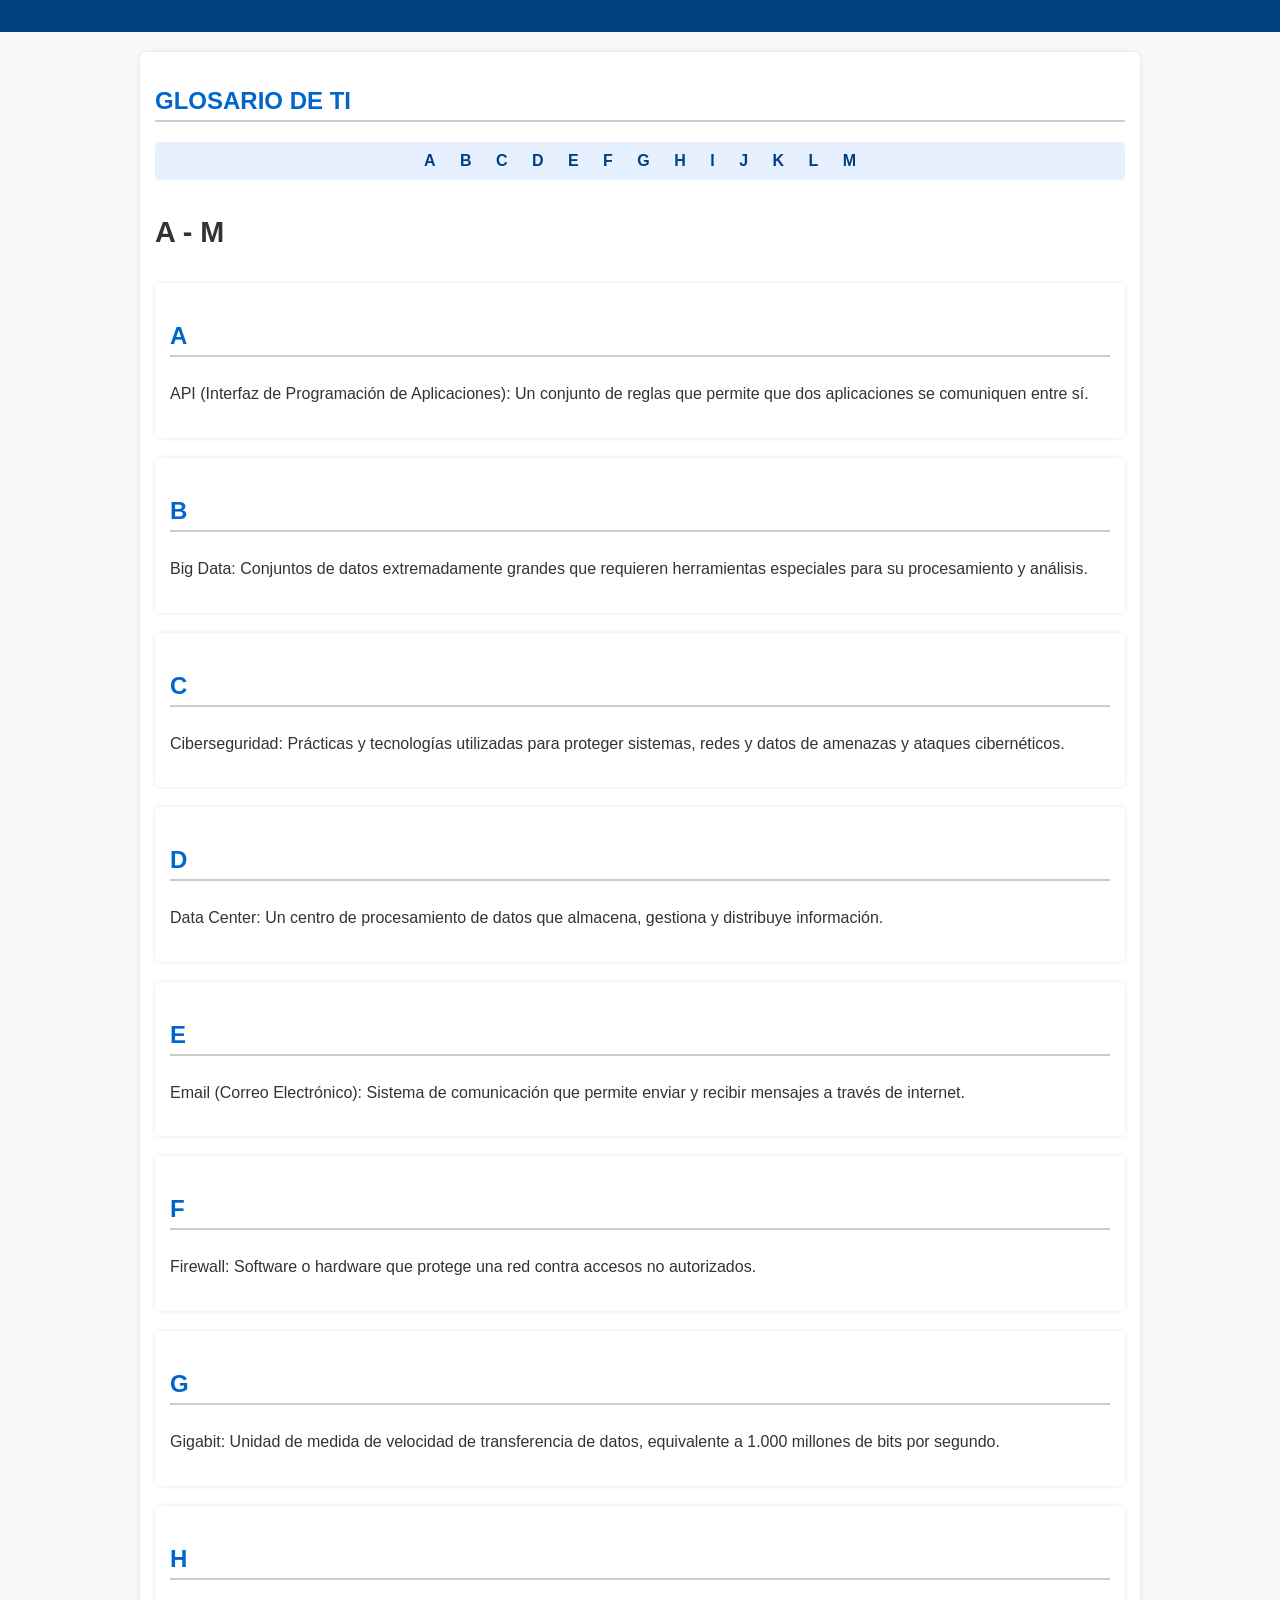
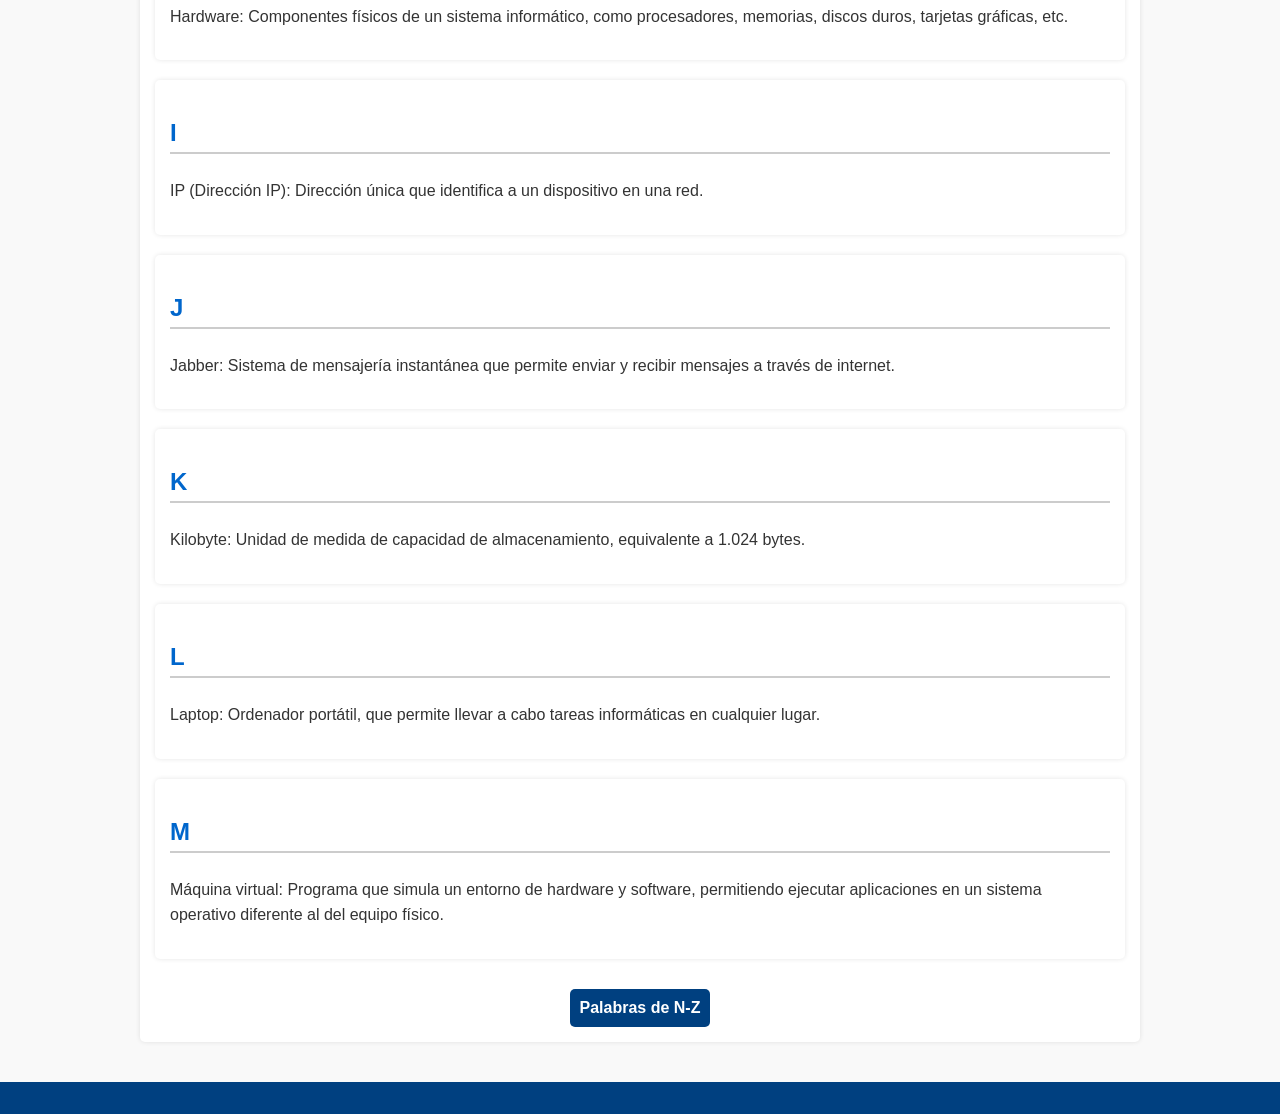
<file: index.html>
<!DOCTYPE html>
<html lang="es">
    <head>
        <link rel="stylesheet" href="./_CSS/style1.css">
    <meta charset="UTF-8">
    <meta name="viewport" content="width=device-width, initial-scale=1.0">
    <title>Glosario de Palabras</title>
    </head>
    <body>
        
        <header>
        </header>
        <main>
            <section>
                <h1>GLOSARIO DE TI</h1>

         <nav>
           
           <a href="#A" title="GLOSARIO">A</a>
           <a href="#B" title="GLOSARIO">B</a>
           <a href="#C" title="GLOSARIO">C</a>
           <a href="#D" title="GLOSARIO">D</a>
           <a href="#E" title="GLOSARIO">E</a>
           <a href="#F" title="GLOSARIO">F</a>
           <a href="#G" title="GLOSARIO">G</a>
           <a href="#H" title="GLOSARIO">H</a>
           <a href="#I" title="GLOSARIO">I</a>
           <a href="#J" title="GLOSARIO">J</a>
           <a href="#K" title="GLOSARIO">K</a>
           <a href="#L" title="GLOSARIO">L</a>
           <a href="#M" title="GLOSARIO">M</a>
          


           
        </nav>
                  <h2> <p>A - M</p> </h2>

        
                <section>
                    <h1>A</h1> 
                    <p id="A">API (Interfaz de Programación de Aplicaciones): Un conjunto de reglas que permite que dos aplicaciones se comuniquen entre sí.</p>
                </section>

                <section>
                    <h1>B</h1>
                    <p id="B">Big Data: Conjuntos de datos extremadamente grandes que requieren herramientas especiales para su procesamiento y análisis.</p>
                </section>

                <section>
                    <h1>C </h1>
                <p id="C">Ciberseguridad: Prácticas y tecnologías utilizadas para proteger sistemas, redes y datos de amenazas y ataques cibernéticos.</p>
                </section>
              
                <section>
                    <h1>D</h1>
                <p id="D">Data Center: Un centro de procesamiento de datos que almacena, gestiona y distribuye información.</p>
              </section>  

              <section>
                <h1>E</h1>
                <p id="E">Email (Correo Electrónico): Sistema de comunicación que permite enviar y recibir mensajes a través de internet. </p>
              </section>

              <section>
                <h1>F</h1>
                <p id="F">Firewall: Software o hardware que protege una red contra accesos no autorizados.</p>
              </section>

              <section>
                <h1>G</h1>
                <p id="G">Gigabit: Unidad de medida de velocidad de transferencia de datos, equivalente a 1.000 millones de bits por segundo.</p>
              </section>

              <section>
                <h1>H</h1>
                <p id="H">Hardware: Componentes físicos de un sistema informático, como procesadores, memorias, discos duros, tarjetas gráficas, etc.</p>
              </section>

              <section>
                <h1>I</h1>

                <p id="I">IP (Dirección IP): Dirección única que identifica a un dispositivo en una red.</p>
              </section>

              <section>
                <h1>J</h1>
                <p id="J">Jabber: Sistema de mensajería instantánea que permite enviar y recibir mensajes a través de internet.</p>
              </section>

              <section>
                <h1>K</h1>
                <p id="K">Kilobyte: Unidad de medida de capacidad de almacenamiento, equivalente a 1.024 bytes.</p>
              </section>

              <section>
                <h1>L</h1>
                <p id="L">Laptop: Ordenador portátil, que permite llevar a cabo tareas informáticas en cualquier lugar.</p>
              </section>

              <section>
                <h1>M</h1>
                <p id="M">Máquina virtual: Programa que simula un entorno de hardware y software, permitiendo ejecutar aplicaciones en un sistema operativo diferente al del equipo físico.</p>
              </section>

            
             
                <a href="_html/glosario2.html" title="GLOSARIO 2">Palabras de N-Z</a>
            </section>
            <aside></aside>
        </main>
        <footer>
         
        </footer>
    </body>
</html>
</file>
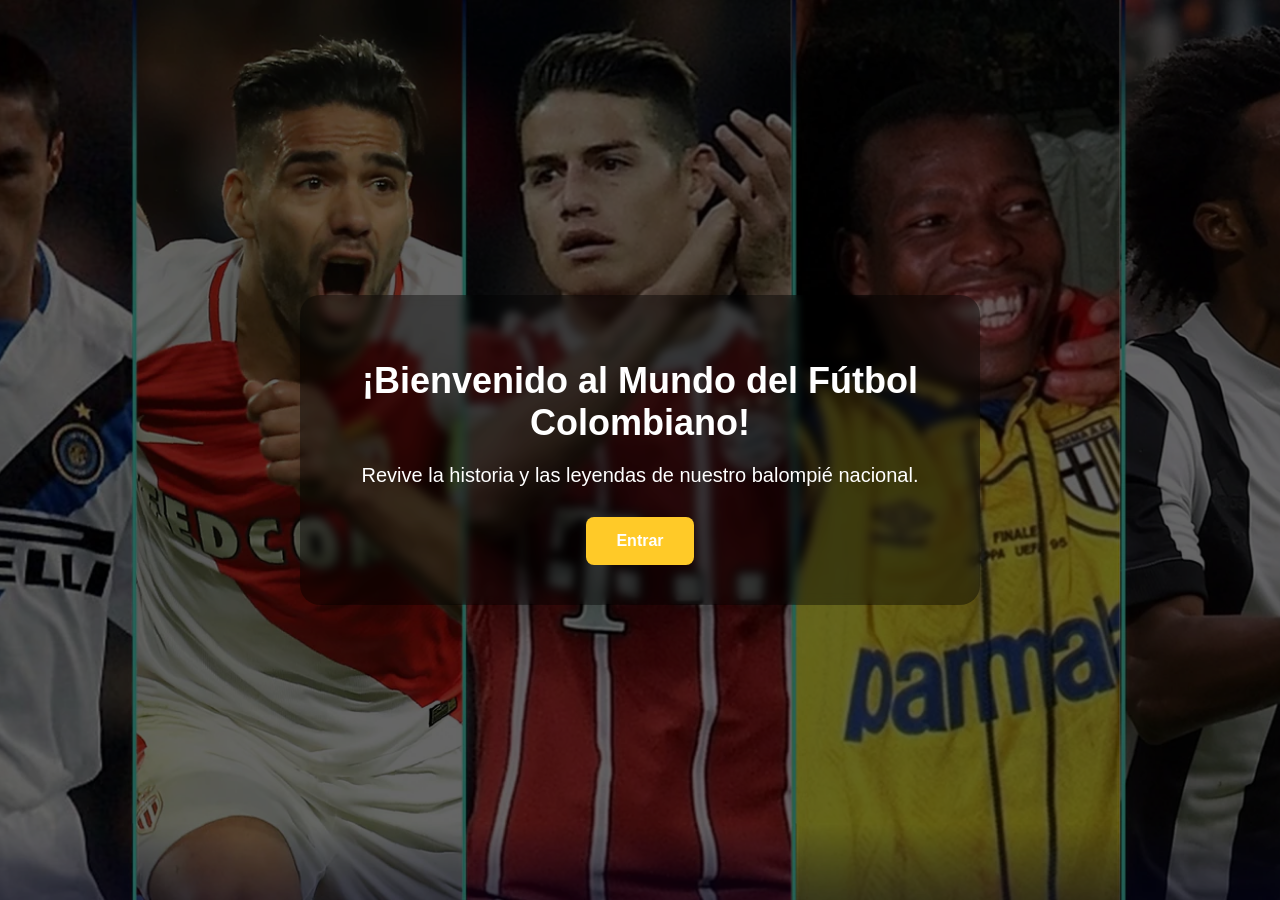
<file: Ejercicio semana 2/index.html>
<!DOCTYPE html>
<html lang="es">
<head>
  <meta charset="UTF-8">
  <title>Bienvenido al Fútbol Colombiano</title>
  <link rel="stylesheet" href="./_CSS/wlcome.css">
</head>
<body>

  <div class="overlay">
    <div class="contenido">
      <h1>¡Bienvenido al Mundo del Fútbol Colombiano!</h1>
      <p>Revive la historia y las leyendas de nuestro balompié nacional.</p>
      <a href="_HTML/Menú.html" class="btn">Entrar</a>
    </div>
  </div>

</body>
</html>
</file>
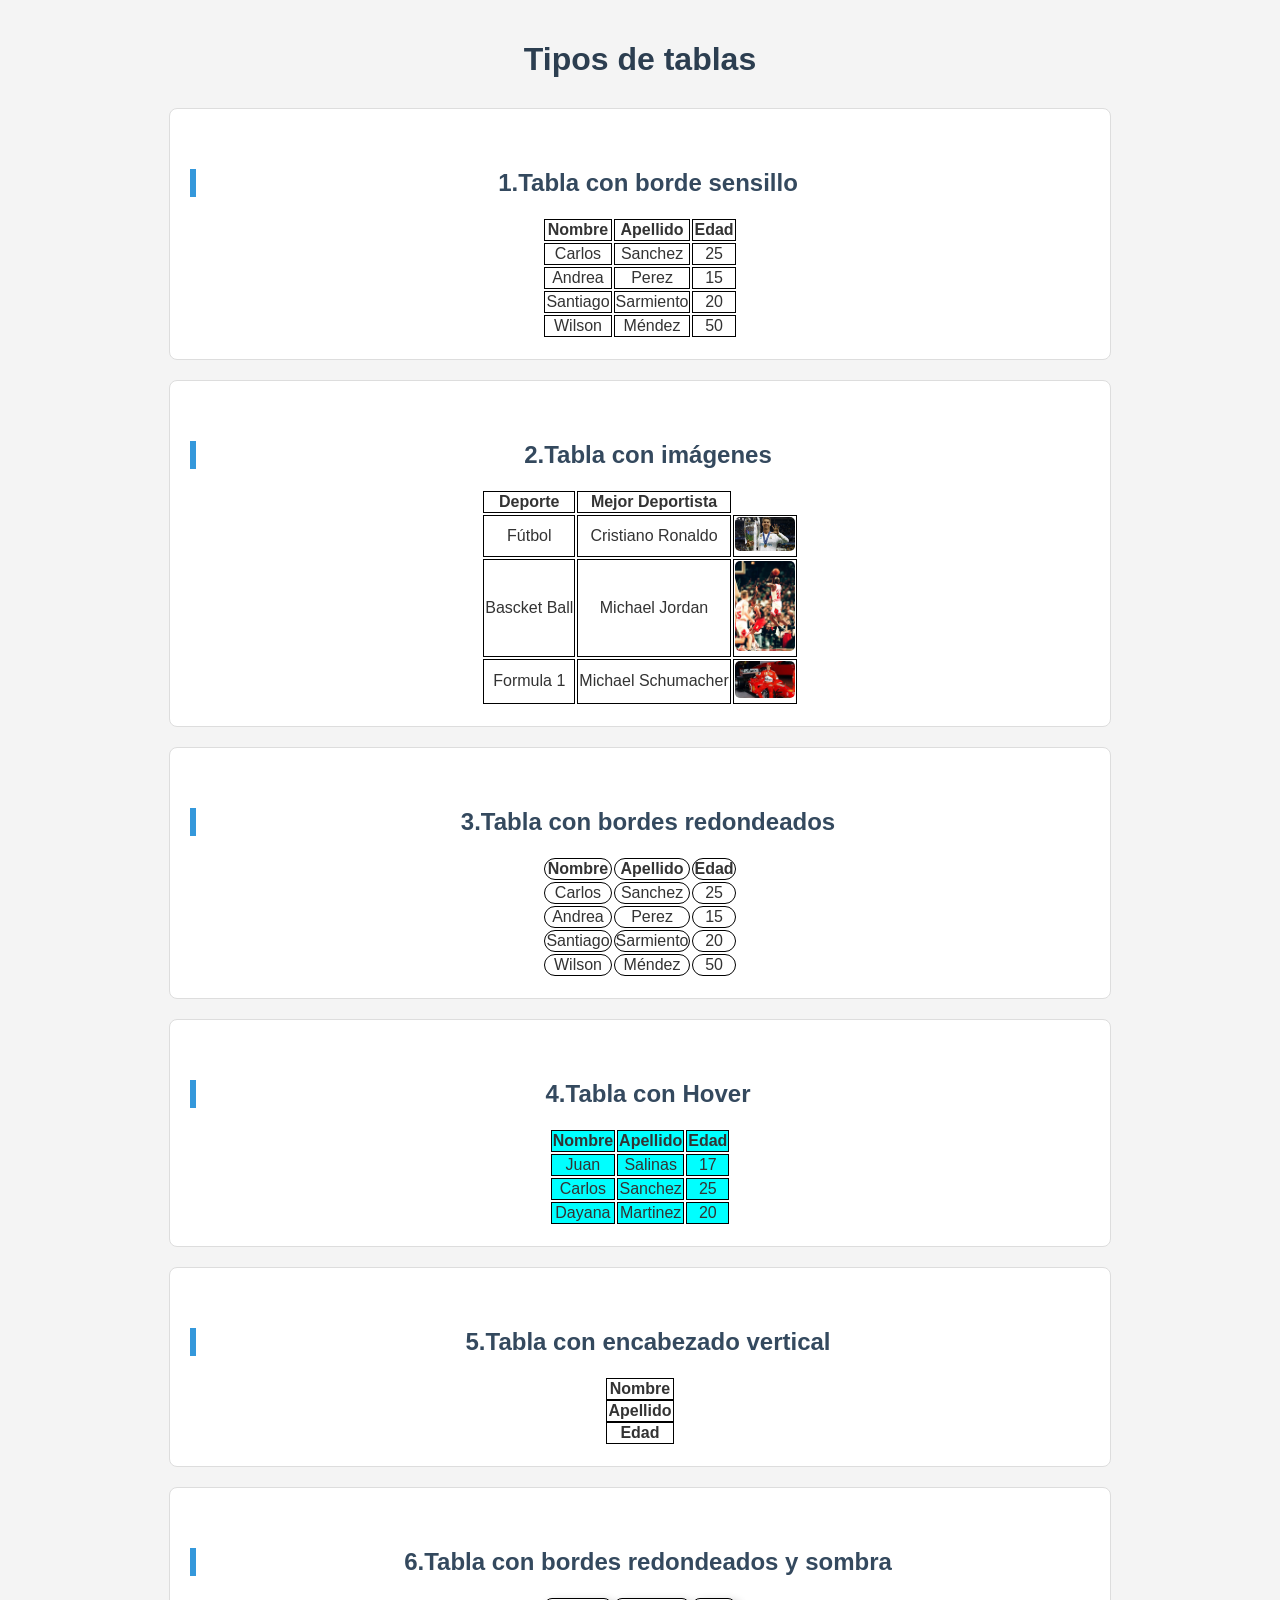
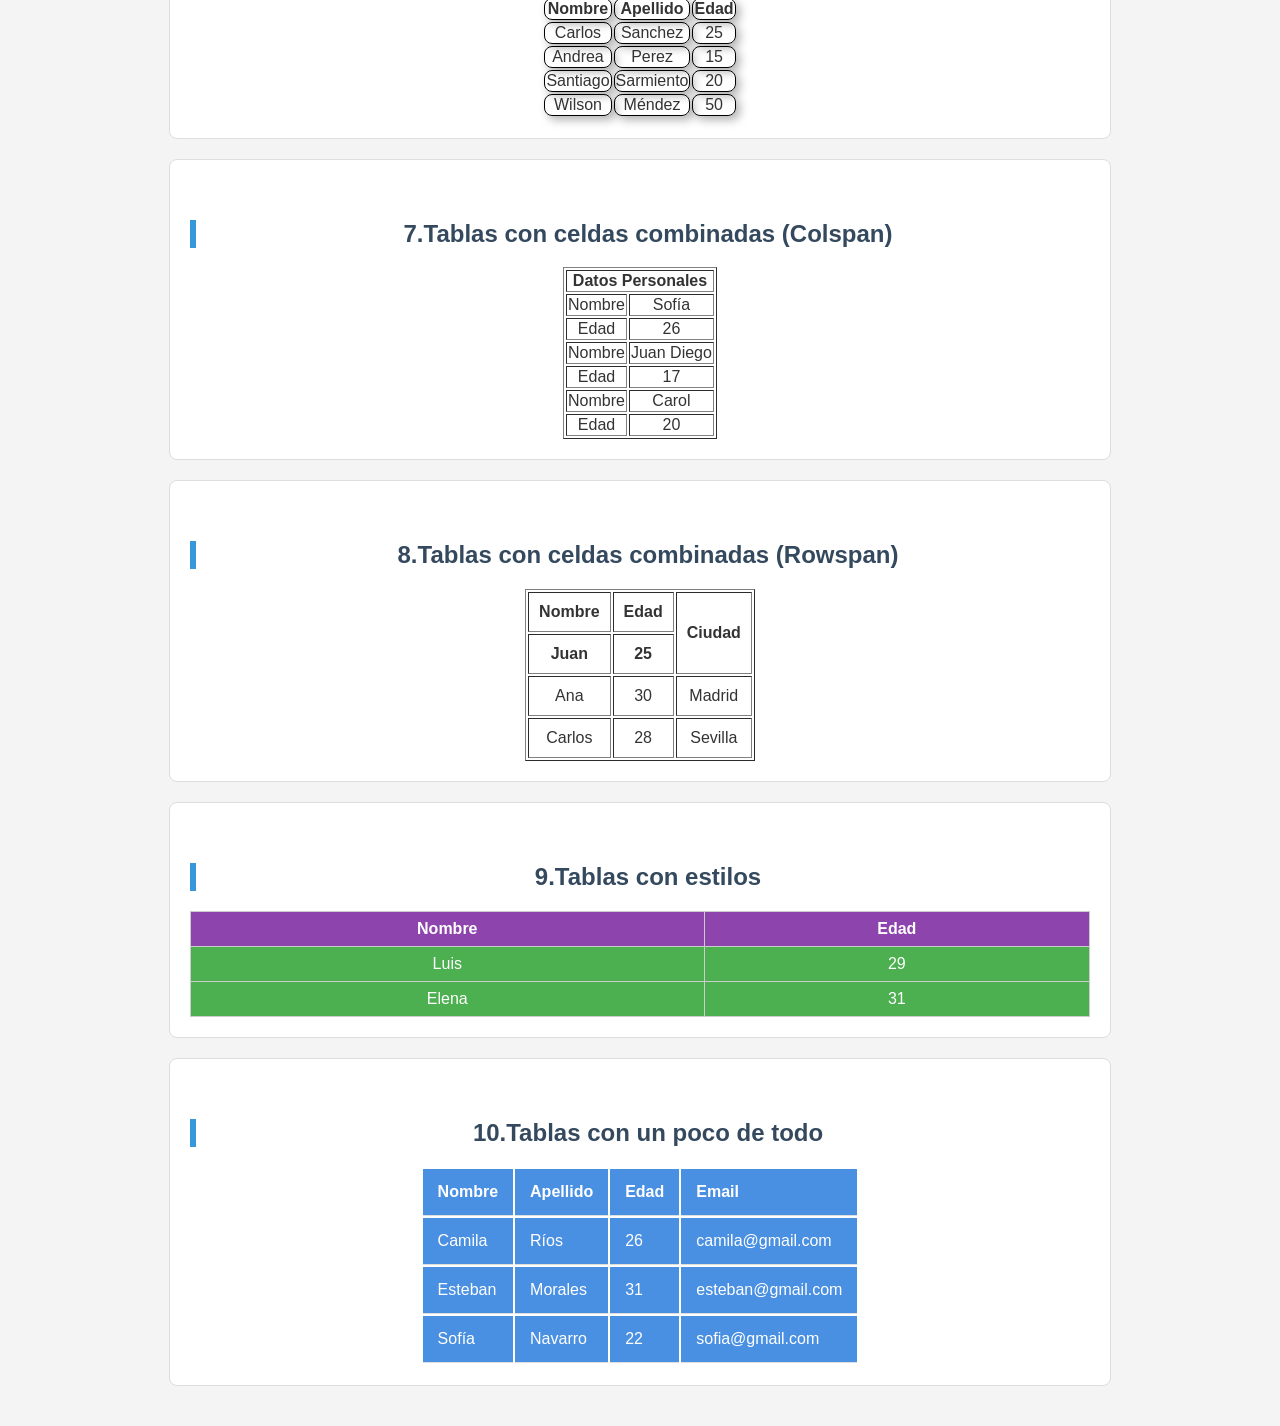
<file: Ejercicio semana 3/index.html>
<!DOCTYPE html>
<html lang="en">
<head>
    <meta charset="UTF-8">
    <meta http-equiv="X-UA-Compatible" content="IE=edge">
    <meta name="viewport" content="width=device-width, initial-scale=1.0">
    <title>Tipos de tablas</title>
    <link rel="stylesheet" href="./_CSS/styles.css">
</head>
<body>
    <main>
    <h1>Tipos de tablas</h1>

<section>  
    <h2>1.Tabla con borde sensillo</h2> 
    <table class=" tableone">
    <thead>
        <tr>
            <th>Nombre</th>
            <th>Apellido</th>
            <th>Edad</th>
        </tr>
    </thead>

    <tbody>
        <tr>
            <td>Carlos</td>
            <td>Sanchez</td>
            <td>25</td>
        </tr>
        <tr>
            <td>Andrea</td>
            <td>Perez</td>
            <td>15</td>
        </tr>
        <tr>
            <td>Santiago</td>
            <td>Sarmiento</td>
            <td>20</td>
        </tr>
        <tr>
            <td>Wilson</td>
            <td>Méndez</td>
            <td>50</td>
        </tr>
    </tbody>
    </table>
</section>

<section>
    <h2>2.Tabla con imágenes</h2>
<table class="tabletwo">
    <thead>
        <tr>
            <th>Deporte</th>
            <th>Mejor Deportista</th>
           
        </tr>
    </thead>

    <tbody>
        <tr>
            <td>Fútbol</td>
            <td>Cristiano Ronaldo</td>
            <td><img src="./_img/1.png" alt="Ronaldo"></td>
        </tr>
        <tr>
            <td>Bascket Ball</td>
            <td>Michael Jordan</td>
            <td><img src="./_img/2.webp" alt="Jordan"></td>
        </tr>
        <tr>
            <td>Formula 1</td>
            <td>Michael Schumacher</td>
            <td><img src="./_img/3.jpg" alt="Schumacher"></td>   
        </tr>
        
    </tbody>
</table>
</section>
<section>
    <h2>3.Tabla con bordes redondeados</h2>
    <table class="tablethree">

        <thead>
            <tr>
                <th>Nombre</th>
                <th>Apellido</th>
                <th>Edad</th>
            </tr>
        </thead>
    
        <tbody>
            <tr>
                <td>Carlos</td>
                <td>Sanchez</td>
                <td>25</td>
            </tr>
            <tr>
                <td>Andrea</td>
                <td>Perez</td>
                <td>15</td>
            </tr>
            <tr>
                <td>Santiago</td>
                <td>Sarmiento</td>
                <td>20</td>
            </tr>
            <tr>
                <td>Wilson</td>
                <td>Méndez</td>
                <td>50</td>
            </tr>
        </tbody>
        </table>        
    </table>
</section>
<section>
    <h2>4.Tabla con Hover</h2>
    <table class="tablefour">
        <thead>
            <tr class="four">
                <th>Nombre</th>
                <th>Apellido</th>
                <th>Edad</th>
        </thead>        
    
    <tr class="four">
        <td>Juan</td>
        <td>Salinas</td>
        <td>17</td>
    </tr>
    <tr>
        <td>Carlos</td>
        <td>Sanchez</td>
        <td>25</td>
    </tr>
    <tr class="four">
        <td>Dayana</td>
        <td>Martinez</td>
        <td>20</td>
    </tr>
</table>
</section>

<section>
    <h2>5.Tabla con encabezado vertical</h2>
    <table class="tablefive">
        <thead>
            <tr>
                <th>Nombre</th>
                <th>Apellido</th>
                <th>Edad</th>
        </thead>
        <tbody>

</tbody>

    </table>
</section>

<section>
    <h2>6.Tabla con bordes redondeados y sombra</h2>
    <table class="tablesix">

        <thead>
            <tr>
                <th>Nombre</th>
                <th>Apellido</th>
                <th>Edad</th>
            </tr>
        </thead>
    
        <tbody>
            <tr>
                <td>Carlos</td>
                <td>Sanchez</td>
                <td>25</td>
            </tr>
            <tr>
                <td>Andrea</td>
                <td>Perez</td>
                <td>15</td>
            </tr>
            <tr>
                <td>Santiago</td>
                <td>Sarmiento</td>
                <td>20</td>
            </tr>
            <tr>
                <td>Wilson</td>
                <td>Méndez</td>
                <td>50</td>
            </tr>
        </tbody>
        </table>  

</section>

<section>
    <h2>7.Tablas con celdas combinadas (Colspan)</h2>
    <table border="1">
       <thead> <tr><th colspan="2">Datos Personales</th></tr></thead>
        
       <tbody>
       <tr><td>Nombre</td><td>Sofía</td></tr>        
        <tr><td>Edad</td><td>26</td></tr>

        <tr><td>Nombre</td><td>Juan Diego</td></tr>
        <tr><td>Edad</td><td>17</td></tr>

        <tr><td>Nombre</td><td>Carol</td></tr>
        <tr><td>Edad</td><td>20</td></tr>
      </table>
    </tbody>
</section>

<section>
    <h2>8.Tablas con celdas combinadas (Rowspan)</h2>
    <table border="1" cellpadding="10">
        <thead>
          <tr>
            <th>Nombre</th>
            <th>Edad</th>
            <th rowspan="2">Ciudad</th>
          </tr>
          <tr>
            <th>Juan</th>
            <th>25</th>
            
          </tr>
        </thead>
        <tbody>
          <tr>
            <td>Ana</td>
            <td>30</td>
            <td>Madrid</td>
          </tr>
          <tr>
            <td>Carlos</td>
            <td>28</td>
            <td>Sevilla</td>
          </tr>
        </tbody>
      </table>
      
</section>
    <section>
        <h2>9.Tablas con estilos</h2>
        <table class="tablenine">
            <thead><tr><th>Nombre</th><th>Edad</th></tr></thead>
            <tbody>
                <tr><td>Luis</td><td>29</td></tr>
                <tr><td>Elena</td><td>31</td></tr>

        </tbody>
          </table>
    </section>
    <section>
        <h2>10.Tablas con un poco de todo</h2>
        <table class="tableten">
            <thead>
            <tr>
                <th>Nombre</th>
                <th>Apellido</th>
                <th>Edad</th>
                <th>Email</th>
              </tr>
            </thead>

            <tbody>
              <tr>
                <td>Camila</td>
                <td>Ríos</td>
                <td>26</td>
                <td>camila@gmail.com</td>
              </tr>
              <tr>
                <td>Esteban</td>
                <td>Morales</td>
                <td>31</td>
                <td>esteban@gmail.com</td>
              </tr>
              <tr>
                <td>Sofía</td>
                <td>Navarro</td>
                <td>22</td>
                <td>sofia@gmail.com</td>
              </tr>
             </table>
            </tbody>
    </section>
</main>
</body>
</html>
</file>
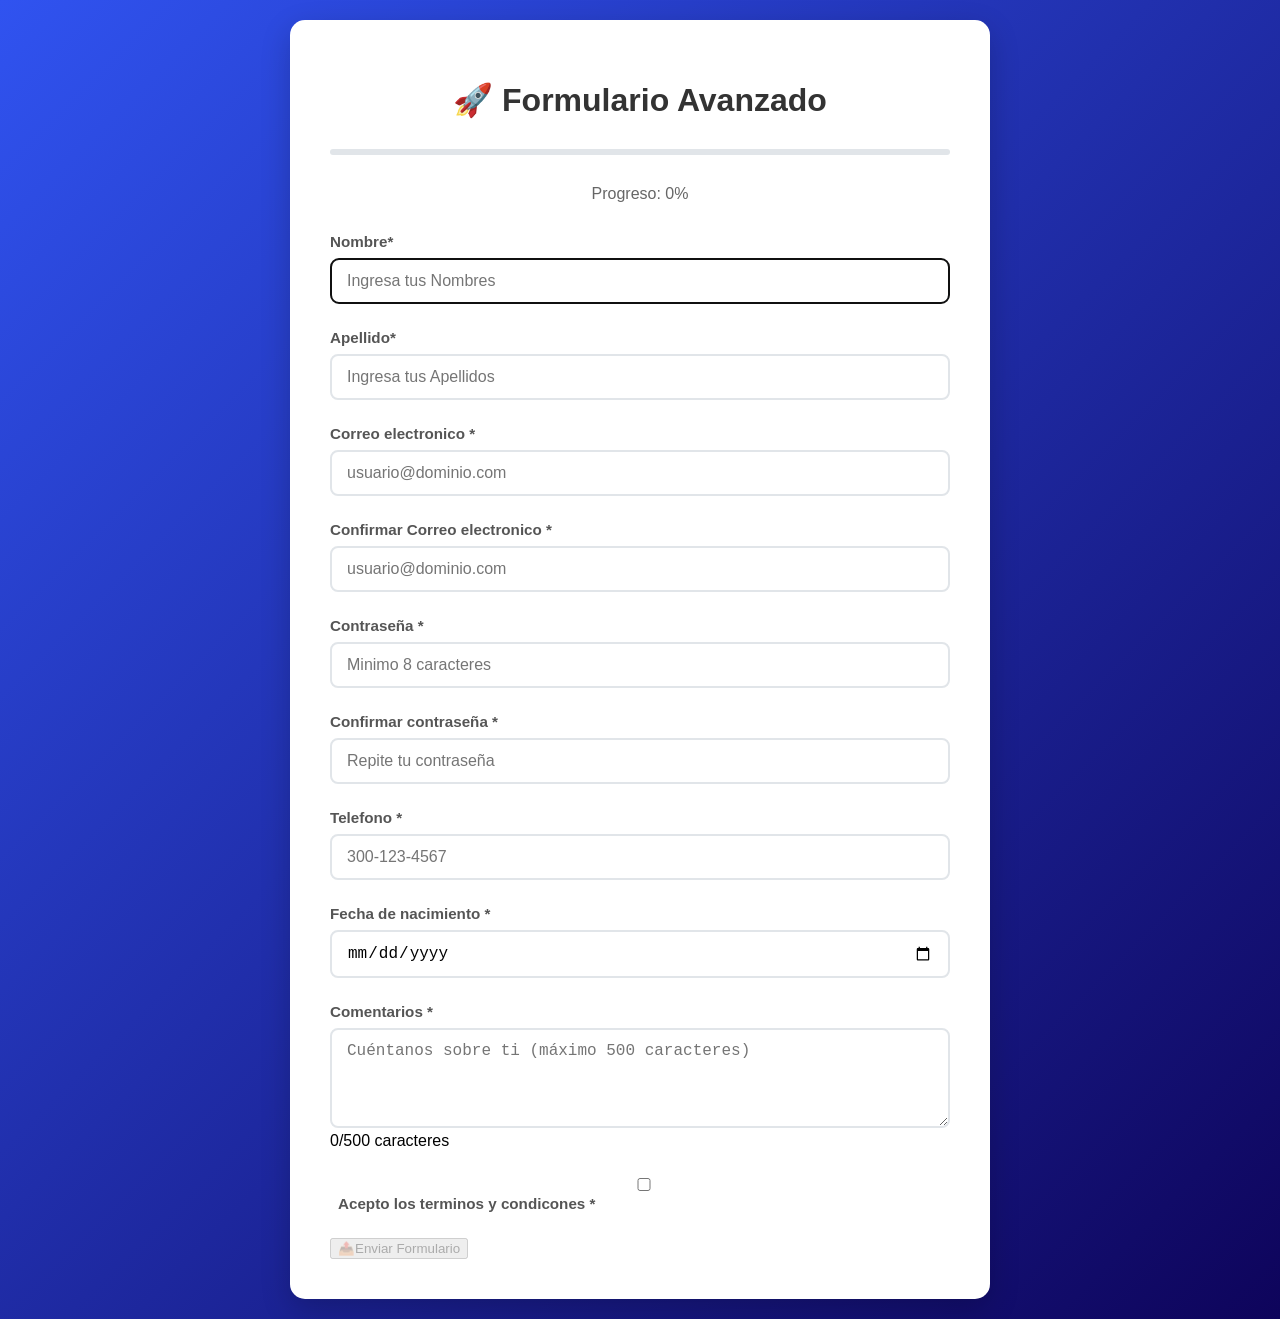
<file: Ejercicio semana 4/index.html>
<!DOCTYPE html>
<html lang="en">
<head>
    <meta charset="UTF-8">
    <meta name="viewport" content="width=device-width, initial-scale=1.0">
    <title>Fomulario 
         Con Validacion Avanzada</title>
  <link rel="stylesheet" href="./_CSS/styles.css">
</head>
<body>

    <div class="container">
        <!--Barra de progreso-->
        <h1>🚀 Formulario Avanzado</h1>

        <div class="progreso-formulario">
            <div class="barra-progreso" id="barraProgreso"></div>
        </div>
        <p style="text-align: center; color: #666; margin-bottom: 30px;">
            Progreso: <span id="porcentajeProgreso">0%</span>
        </p>

      <!--Form-->
    <form id="formularioAvanzado" novalidate>
        <!--Nombre-->
        <div class="form-group">
            <label for="nombre">Nombre*</label>
            <input 
            type="text"
            id="nombre"
            name="nombre"
            required
            autofocus
            placeholder="Ingresa tus Nombres"
            pattern="[A-Za-zÁÉÍÓÚáéíóúÑñ ]{3,40}">
            <div 
                class="mensaje-error"
                id="errorNombre"></div>
            <div
                class="mensaje-exito"
                id="exitoNombre"></div>
        </div>


          <!--Apellido-->
          <div class="form-group">
            <label for="apellido">Apellido*</label>
            <input 
            type="text"
            id="apellifo"
            name="apellido"
            required
            autofocus
            placeholder="Ingresa tus Apellidos"
            pattern="[A-Za-zÁÉÍÓÚáéíóúÑñ ]{3,40}">
            <div 
                class="mensaje-error"
                id="errorApellido"></div>
            <div
                class="mensaje-exito"
                id="exitoApellido"></div>
        </div>

        <!--Email con validación personalizada-->
        <div class="form-group">
            <label for="correo">Correo electronico *</label>
            <input 
            type="email"
            id="correo"
            name="correo"
            required
            placeholder="usuario@dominio.com"
            pattern="^[\w-\.]+@([\w-]+\.)+[\w-]{2,4}$">
            <div 
                class="mensaje-error"
                id="errorCorreo"></div>
            <div
                class="mensaje-exito"
                id="exitoCorreo"></div>
        </div>

        <!--Confirmar Email-->

                <div class="form-group">
                    <label for="correo"> Confirmar Correo electronico *</label>
                    <input 
                    type="email"
                    id="correo"
                    name="correo"
                    required
                    placeholder="usuario@dominio.com"
                    pattern="^[\w-\.]+@([\w-]+\.)+[\w-]{2,4}$">
                    <div 
                        class="mensaje-error"
                        id="errorCorreo"></div>
                    <div
                        class="mensaje-exito"
                        id="exitoCorreo"></div>
                </div>

        <!--Contraseña indicador de fortaleza-->
        <div class="form-group">
            <label for="password">Contraseña *</label>
            <input 
            type="password"
            id="password"
            name="password"
            required
            placeholder="Minimo 8 caracteres"
            minlength="8">
            <div 
                class="mensaje-error"
                id="errorPassword"></div>
            <div
                class="mensaje-exito"
                id="exitoPassword"></div>
        </div>

        <!--Confirmacion de contraseña-->
        <div class="form-group">
            <label for="cofnrimarPassword">Confirmar contraseña *</label>
            <input 
            type="password"
            id="confirmarPassword"
            name="confirmarPassword"
            required
            placeholder="Repite tu contraseña">
            <div
                class="mensaje-error"
                id="errorConfirmar"></div>
            <div
                class="mensaje-exito"
                id="exitoConfirmar"></div>
        </div>

        <!--Telefono con formato-->
        <div class="form-group">
            <label for="telefono">Telefono *</label>
            <input 
            type="tel"
            id="telefono"
            name="telefono"
            required
            placeholder="300-123-4567"
            pattern="[0-9]{3}-[0-9]{3}-[0-9]{4}">
            <div
                class="mensaje-error"
                id="errorTelefono"></div>
            <div
                class="mensaje-exito"
                id="exitoTelefono"></div>
        </div>

        <!--Fecha de nacimiento-->
        <div class="form-group">
            <label for="fechaNacimiento">Fecha de nacimiento *</label>
            <input 
            type="date"
            id="fechaNacimiento"
            name="fechaNacimiento"
            required/>
            <div
                class="mensaje-error"
                id="errorFecha"></div>
            <div
                class="mensaje-exito"
                id="exitoFecha"></div>
        </div>

        <!--Comentarios con contador-->
        <div class="form-group">
            <label for="comentarios">Comentarios *</label>
        <textarea
            id="comentarios"
            name="comentarios"
            rows="4"
            maxlength="500"
            placeholder="Cuéntanos sobre ti (máximo 500 caracteres)"></textarea>
            <div class="contador-caracteres">
                <span id="contadorComentarios">0</span>/500 caracteres
            </div>
        </div>

        
        <!--Terminos y condiciones-->
        <div class="form-group">
            <input 
            type="checkbox"
            id="terminos"
            name="terminos"
            required/>
        <label 
        for="terminos"
        style="display: inline;margin-left: 8px;">
        Acepto los terminos y condicones *
        </label>
         <div
            class="mensaje-error"
            id="errorTerminos"></div>
        </div>

        <button
         type="submit"
         id="btnEnviar"
         disabled>
        📤Enviar Formulario
        </button>
    
        </form>
    </div>

   <!-- scripts -->
    <script src="./_JS/form.js"></script>
   
</body>
</html>
</file>
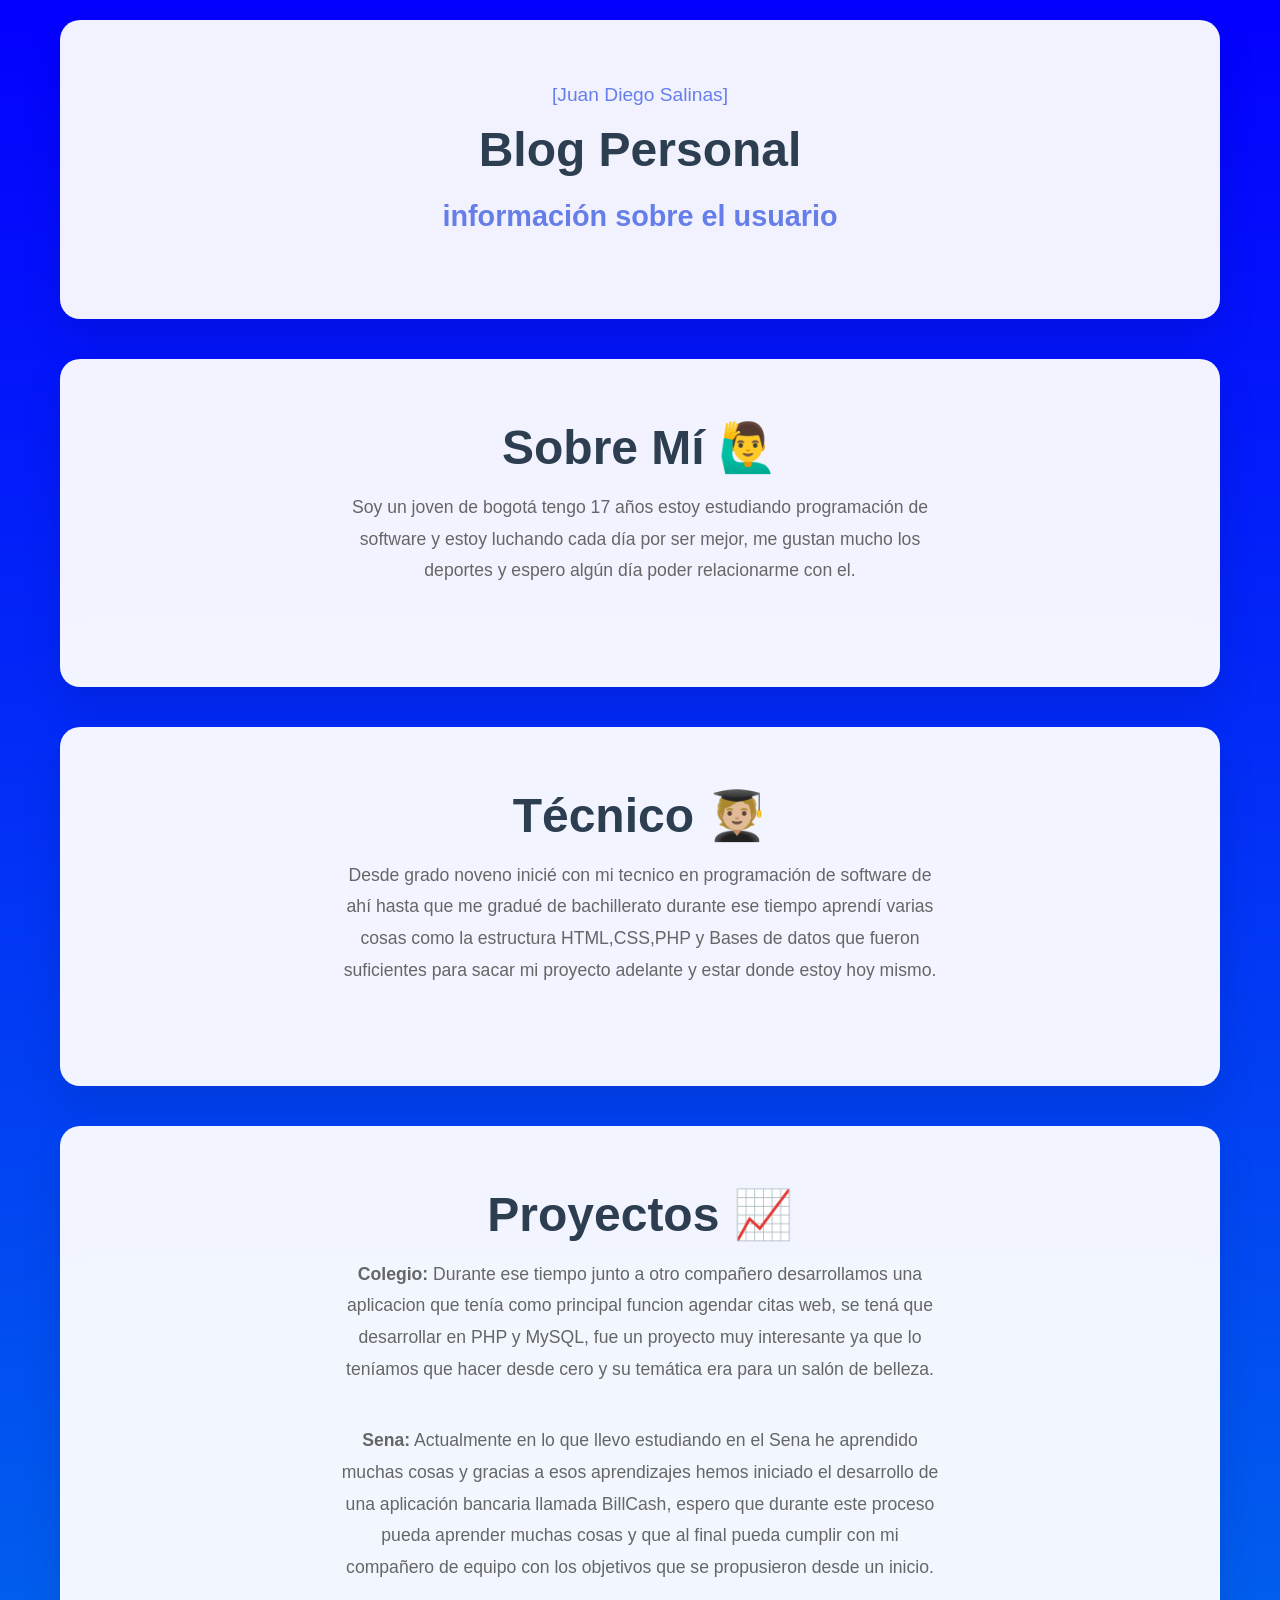
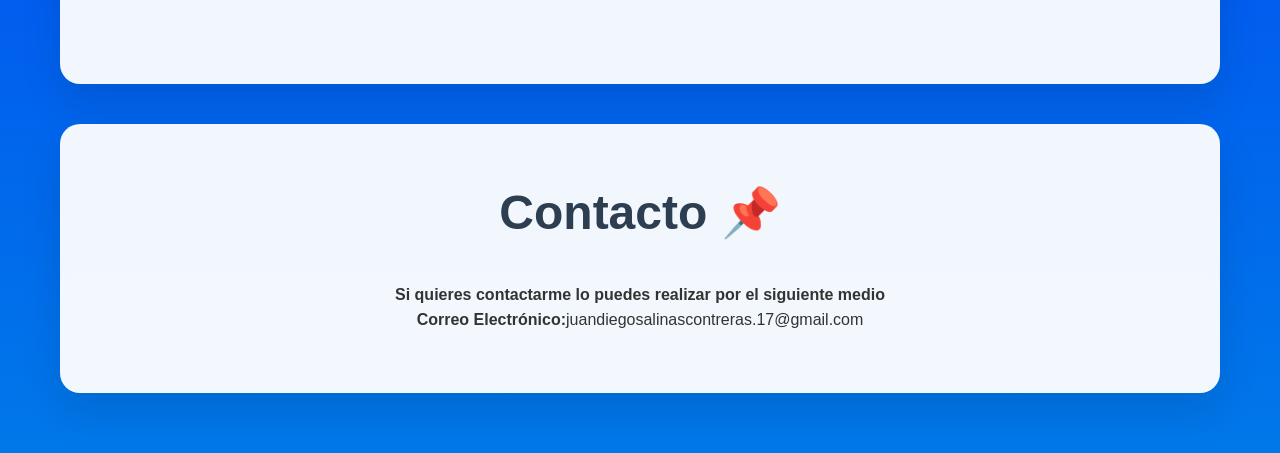
<file: Ejercicio Final/Dia_2/mini_proyecto_dia 2/index.html>
<!DOCTYPE html>
<html lang="es">
<head>
    <meta charset="UTF-8">
    <meta name="viewport" content="width=device-width, initial-scale=1.0">
    <title>Desarrollador Frontend - Especializado en CSS Responsive</title>
    <link rel="stylesheet" href="./_CSS/styles.css">
</head>
<body>
    

    <div class="container">
      
            <div class="section">
                <div class="name-tag">[Juan Diego Salinas]</div>
                <h1 class="title">Blog Personal</h1>
                <h2 class="subtitle">información sobre el usuario</h2>
               
            </div>

      

         <div class="section">
            <h2 class="title">Sobre Mí 🙋‍♂️</h2>
            <p class="description">
                Soy un joven de bogotá tengo 17 años estoy estudiando programación de software y estoy luchando cada día por
                ser mejor, me gustan mucho los deportes y espero algún día poder relacionarme con el.
            </p>

            </div>


            <div class="section">
            <h2 class="title">Técnico 🧑🏼‍🎓 </h2>
            <p class="description">
                Desde grado noveno inicié con mi tecnico en programación de software de ahí hasta que me gradué de bachillerato
                durante ese tiempo aprendí varias cosas como la estructura HTML,CSS,PHP y Bases de datos que fueron suficientes
                para sacar mi proyecto adelante y estar donde estoy hoy mismo.
            </p>
            </div>


         <div class="section">
            <h2 class="title">Proyectos 📈</h2>
            <p class="description">
                <strong>Colegio:</strong> Durante ese tiempo junto a otro compañero desarrollamos una aplicacion que tenía
                como principal funcion agendar citas web, se tená que desarrollar en PHP y MySQL, fue un proyecto muy interesante
                ya que lo teníamos que hacer desde cero y su temática era para un salón de belleza.
            </p>

            <p class="description">
                <strong>Sena:</strong> Actualmente en lo que llevo estudiando en el Sena he aprendido muchas cosas y gracias a 
                esos aprendizajes hemos iniciado el desarrollo de una aplicación bancaria llamada BillCash, espero que durante
                este proceso pueda aprender muchas cosas y que al final pueda cumplir con mi compañero de equipo con los objetivos
                que se propusieron desde un inicio.
            </p>
            </div>

        
         <div class="section">
            <h2 class="title">Contacto 📌</h2>
            <br class="description">
                <strong>Si quieres contactarme lo puedes realizar por el siguiente medio</strong>
                <br><strong>Correo Electrónico:</strong>juandiegosalinascontreras.17@gmail.com</br>
            </p>
            </div>    



            

            </div>
        </section>
    </div>

  
</body>
</html>
</file>
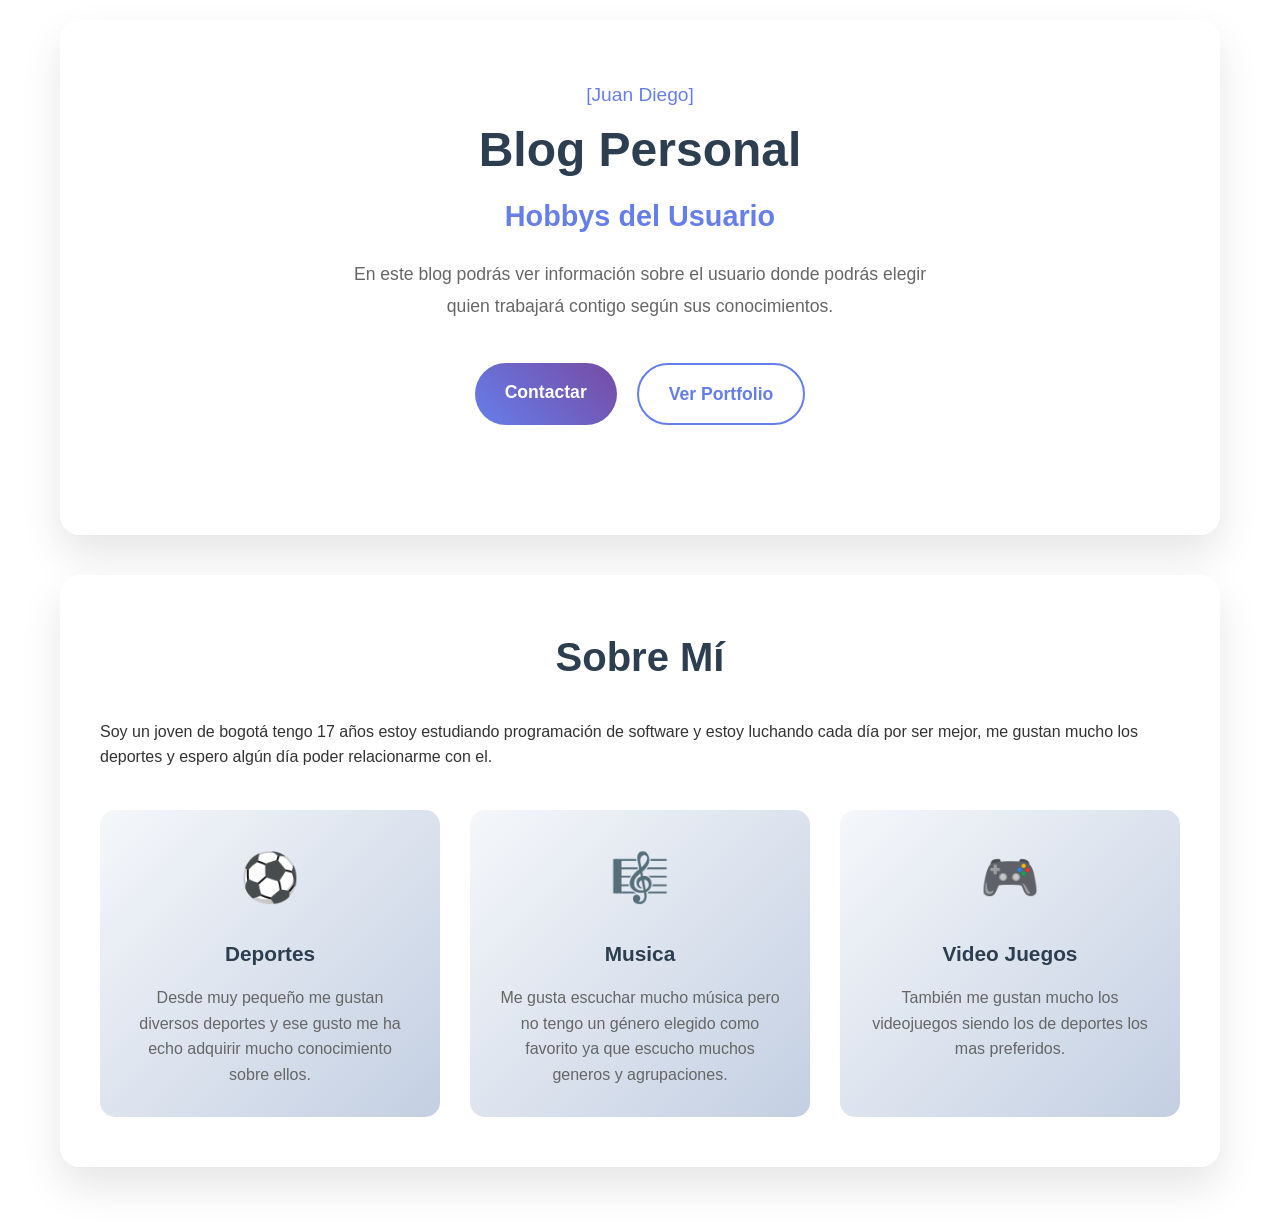
<file: Ejercicio Semana 5/Dia_1/mini_proyecto_dia 1/index.html>
<!DOCTYPE html>
<html lang="es">
<head>
    <meta charset="UTF-8">
    <meta name="viewport" content="width=device-width, initial-scale=1.0">
    <title>Desarrollador Frontend - Especializado en CSS Responsive</title>
    <link rel="stylesheet" href="./_CSS/styles.css">
</head>
<body>
    <div class="floating-elements">
        <div class="floating-element"></div>
        <div class="floating-element"></div>
        <div class="floating-element"></div>
    </div>

    <div class="container">
        <main class="profile-section">
            <div class="profile-header">
                <div class="name-tag">[Juan Diego]</div>
                <h1 class="main-title">Blog Personal</h1>
                <h2 class="subtitle">Hobbys del Usuario</h2>
                <p class="description">
                    En este blog podrás ver información sobre el usuario donde podrás elegir quien trabajará contigo
                    según sus conocimientos.
                </p>
            </div>

            <div class="cta-buttons">
                <a href="#contacto" class="btn btn-primary">Contactar</a>
                <a href="#portfolio" class="btn btn-secondary">Ver Portfolio</a>
            </div>
        </main>

        <section class="about-section" id="about">
            <h2 class="section-title">Sobre Mí</h2>
            <p class="about-description">
                Soy un joven de bogotá tengo 17 años estoy estudiando programación de software y estoy luchando cada día por
                ser mejor, me gustan mucho los deportes y espero algún día poder relacionarme con el.
            </p>

            <div class="skills-grid">
                <div class="skill-card">
                    <div class="skill-icon">⚽️</div>
                    <h3 class="skill-title">Deportes</h3>
                    <p class="skill-description">
                        Desde muy pequeño me gustan diversos deportes y ese gusto me ha echo adquirir mucho conocimiento sobre ellos.
                    </p>
                </div>

                <div class="skill-card">
                    <div class="skill-icon">🎼</div>
                    <h3 class="skill-title">Musica</h3>
                    <p class="skill-description">
                        Me gusta escuchar mucho música pero no tengo un género elegido como favorito ya que
                        escucho muchos generos y agrupaciones.
                    </p>
                </div>

                <div class="skill-card">
                    <div class="skill-icon">🎮</div>
                    <h3 class="skill-title">Video Juegos</h3>
                    <p class="skill-description">
                        También me gustan mucho los videojuegos siendo los de deportes los mas preferidos.
                    </p>
                </div>

            </div>
        </section>
    </div>

  
</body>
</html>
</file>
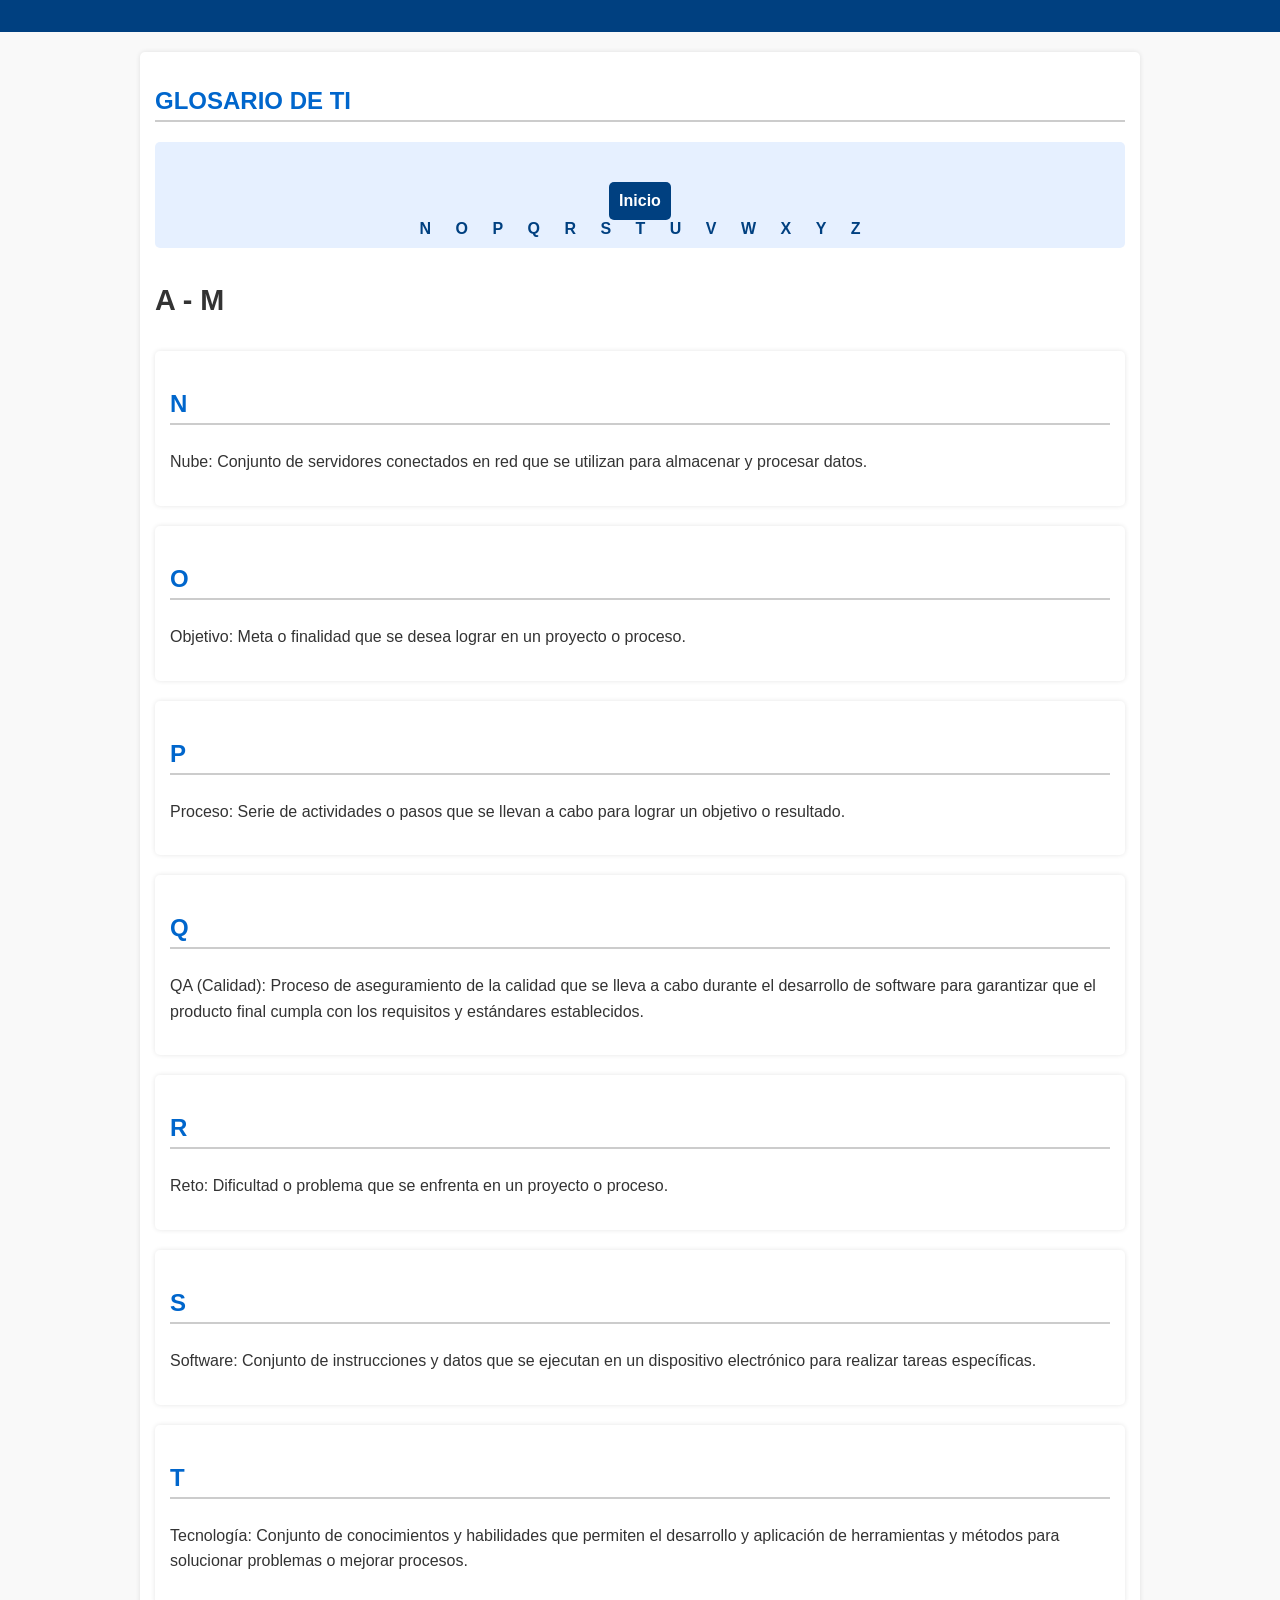
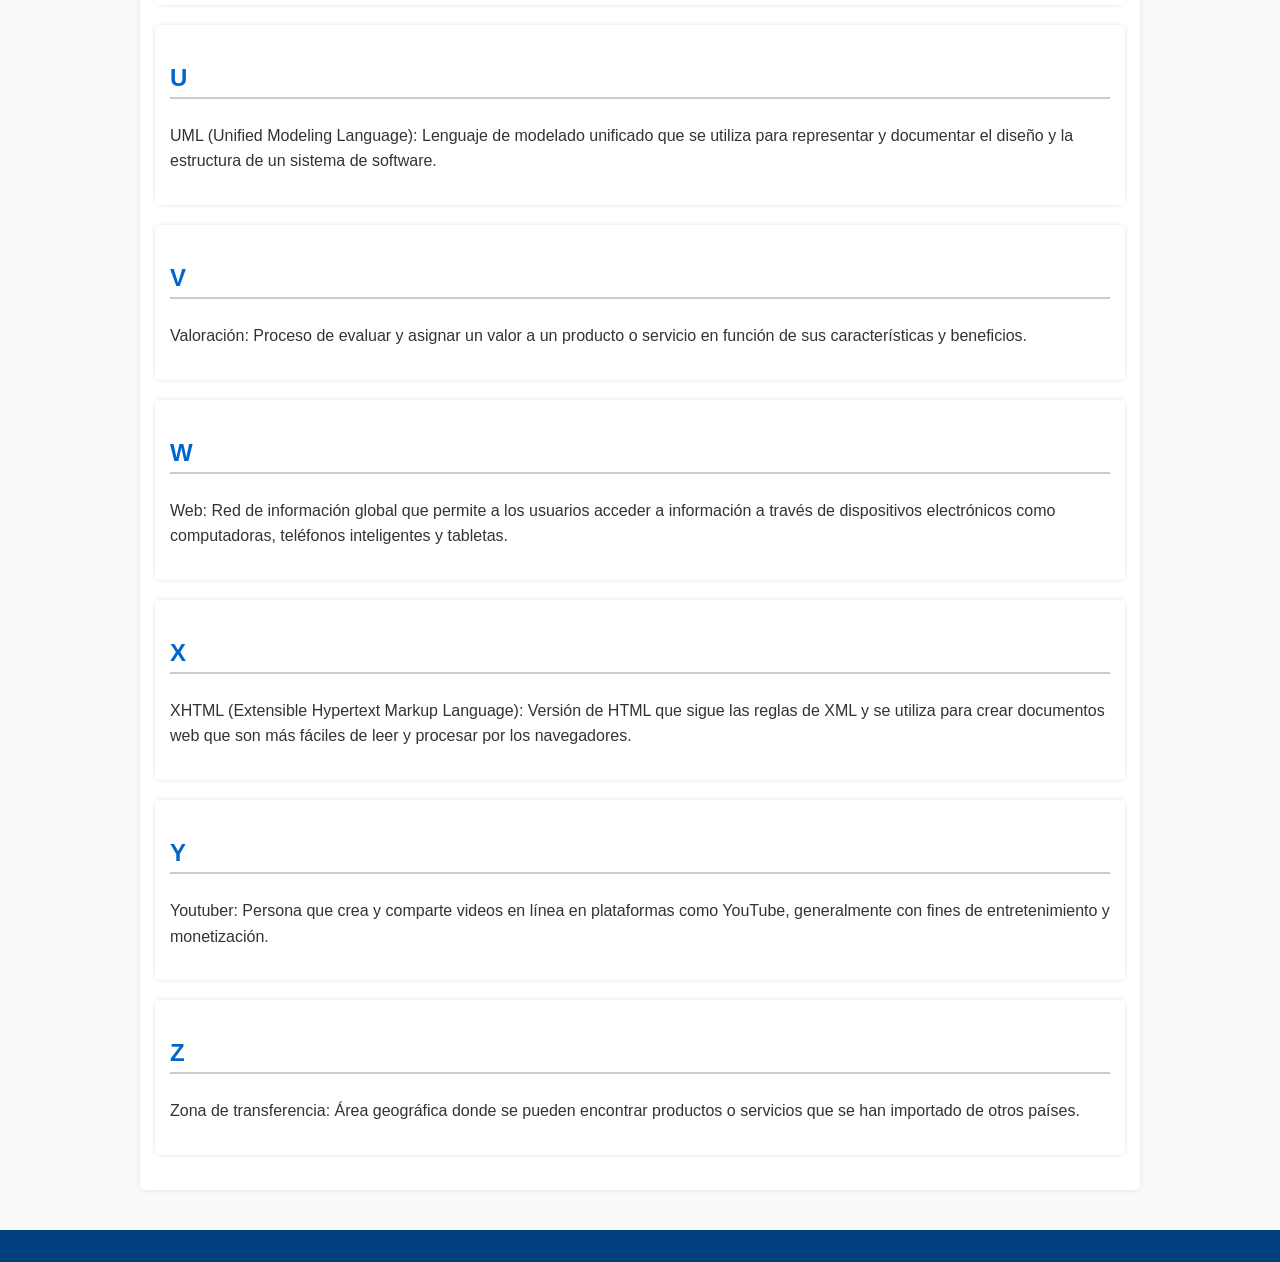
<file: _html/glosario2.html>
<!DOCTYPE html>
<html lang="es">
    <head>
        <link rel="stylesheet" href="../_CSS/style2.css">
    <meta charset="UTF-8">
    <meta name="viewport" content="width=device-width, initial-scale=1.0">
    <title>Glosario de Palabras</title>
    </head>
    <body>
        
        <header>
        </header>
        <main>
            <section>
                <h1>GLOSARIO DE TI</h1>

         <nav>
           
            <a href="../index.html">Inicio</a>
           <a href="#N" title="GLOSARIO">N</a>
           <a href="#O" title="GLOSARIO">O</a>
           <a href="#P" title="GLOSARIO">P</a>
           <a href="#Q" title="GLOSARIO">Q</a>
           <a href="#R" title="GLOSARIO">R</a>
           <a href="#S" title="GLOSARIO">S</a>
           <a href="#T" title="GLOSARIO">T</a>
           <a href="#U" title="GLOSARIO">U</a>
           <a href="#V" title="GLOSARIO">V</a>
           <a href="#W" title="GLOSARIO">W</a>
           <a href="#X" title="GLOSARIO">X</a>
           <a href="#Y" title="GLOSARIO">Y</a>
           <a href="#Z" title="GLOSARIO">Z</a>
          


           
        </nav>
                  <h2> <p>A - M</p> </h2>

        
                <section>
                    <h1>N</h1> 
                    <p id="N">Nube: Conjunto de servidores conectados en red que se utilizan para almacenar y procesar datos.</p>
                </section>

                <section>
                    <h1>O</h1>
                    <p id="O">Objetivo: Meta o finalidad que se desea lograr en un proyecto o proceso.</p>
                </section>

                <section>
                    <h1>P</h1>
                    <p id="P">Proceso: Serie de actividades o pasos que se llevan a cabo para lograr un objetivo o resultado.</p>
                </section>

                <section>
                    <h1>Q</h1>
                    <p id="Q">QA (Calidad): Proceso de aseguramiento de la calidad que se lleva a cabo durante el desarrollo de software para garantizar que el producto final cumpla con los requisitos y estándares establecidos.</p>
                </section>

                <section>
                    <h1>R</h1>
                    <p id="R">Reto: Dificultad o problema que se enfrenta en un proyecto o proceso.</p>
                </section>

                <section>
                    <h1>S</h1>
                    <p id="S">Software: Conjunto de instrucciones y datos que se ejecutan en un dispositivo electrónico para realizar tareas específicas.</p>
                </section>
                
            <section>
                <h1>T</h1>
                <p id="T">Tecnología: Conjunto de conocimientos y habilidades que permiten el desarrollo y aplicación de herramientas y métodos para solucionar problemas o mejorar procesos.</p>
            </section>

            <section>
                <h1>U</h1>
                <p id="U">UML (Unified Modeling Language): Lenguaje de modelado unificado que se utiliza para representar y documentar el diseño y la estructura de un sistema de software.</p>
            </section>
            <section>
                <h1>V</h1>
                <p id="V">Valoración: Proceso de evaluar y asignar un valor a un producto o servicio en función de sus características y beneficios.</p>
            </section>
            <section>
                <h1>W</h1>
                <p id="W">Web: Red de información global que permite a los usuarios acceder a información a través de dispositivos electrónicos como computadoras, teléfonos inteligentes y tabletas.</p>
            </section>
            <section>
                <h1>X</h1>
                <p id="X">XHTML (Extensible Hypertext Markup Language): Versión de HTML que sigue las reglas de XML y se utiliza para crear documentos web que son más fáciles de leer y procesar por los navegadores.</p>
            </section>
            <section>
                <h1>Y</h1>
                <p id="Y">Youtuber: Persona que crea y comparte videos en línea en plataformas como YouTube, generalmente con fines de entretenimiento y monetización.</p>
            </section>
            <section>
                <h1>Z</h1>
                <p id="Z">Zona de transferencia: Área geográfica donde se pueden encontrar productos o servicios que se han importado de otros países.</p>
            </section>
            </section>
            </section>
            <aside></aside>
        </main>
        <footer>
         
        </footer>
    </body>
</html>
</file>
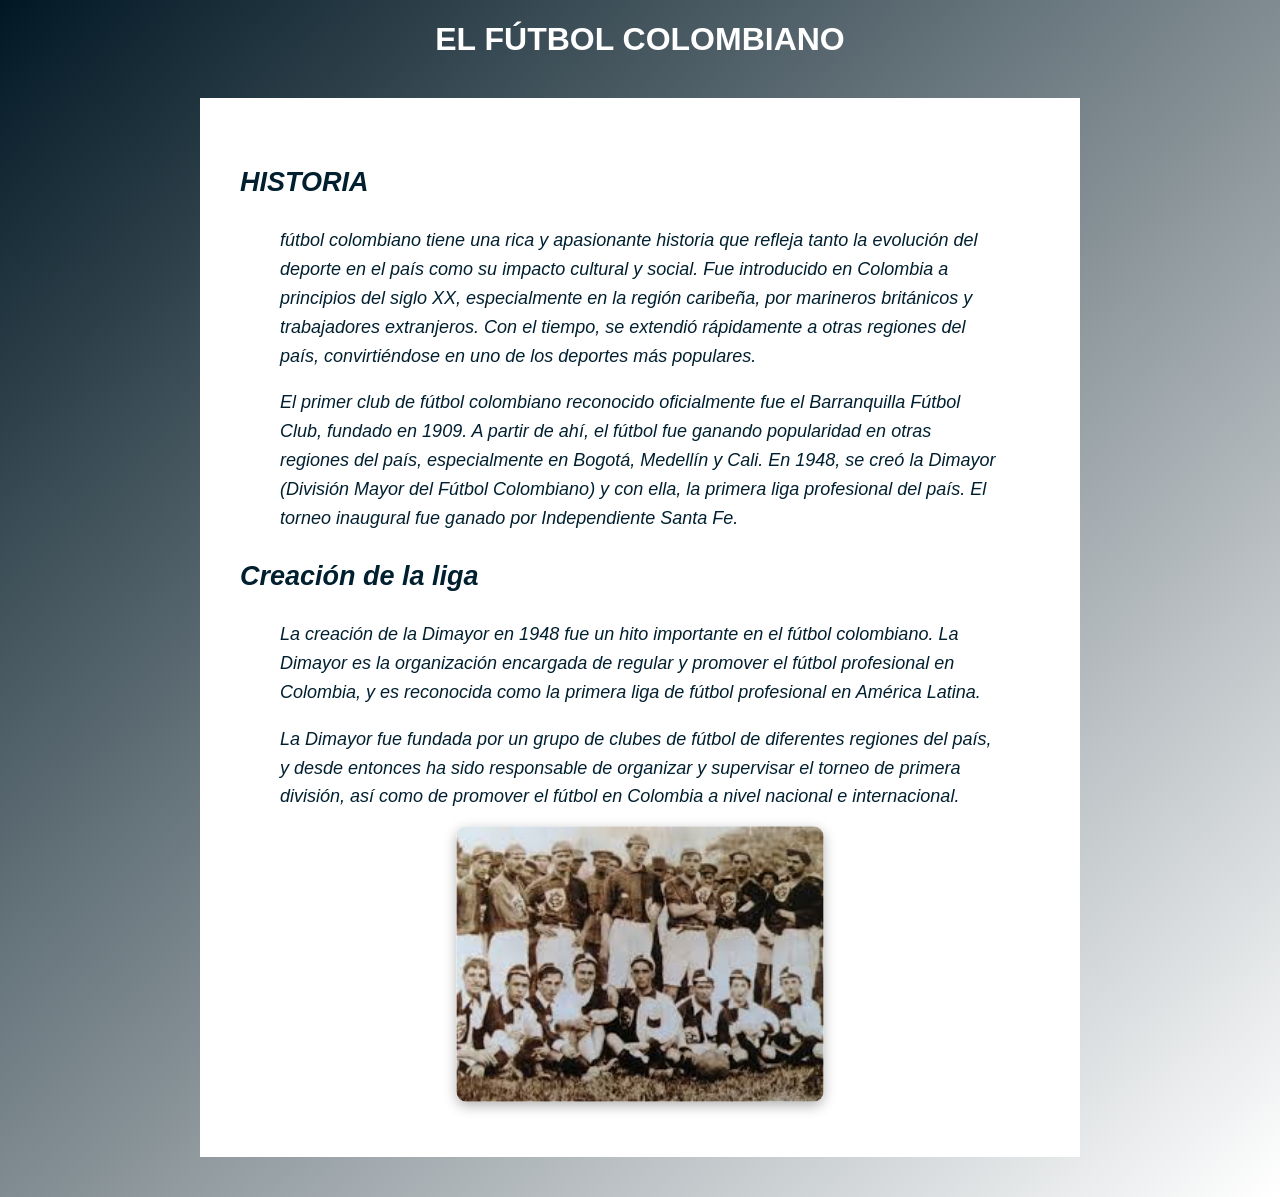
<file: Ejercicio semana 2/_HTML/Historia.html>
<!DOCTYPE html>
<html lang="es">
<head>
  <meta charset="UTF-8">
  <title>futbol colombiano</title>
  <link rel="stylesheet" href="../_CSS/style.css">
</head>
<body>

  <header>
    <h1>EL FÚTBOL COLOMBIANO</h1>
  </header>

  <nav>
    
  </nav>

  <section>
   <h2>HISTORIA</h2>
   <blockquote><p> fútbol colombiano tiene una rica y apasionante historia que refleja tanto la evolución del deporte en el país como su impacto cultural y social. Fue introducido en Colombia a principios del siglo XX, especialmente en la región caribeña, por marineros británicos y trabajadores extranjeros. Con el tiempo, se extendió rápidamente a otras regiones del país, 
    convirtiéndose en uno de los deportes más populares.</p>
<p>El primer club de fútbol colombiano reconocido oficialmente fue el Barranquilla Fútbol Club, fundado en 1909. A partir de ahí, el fútbol fue ganando popularidad en otras regiones del país, especialmente en Bogotá, Medellín y Cali. En 1948, se creó la Dimayor (División Mayor del Fútbol Colombiano) y con ella, la primera liga profesional del país. El torneo inaugural fue ganado por Independiente Santa Fe.</p>
</blockquote>
<h2>Creación de la liga</h2>
<blockquote><p>La creación de la Dimayor en 1948 fue un hito importante en el fútbol colombiano. La Dimayor es la organización encargada de regular y promover el fútbol profesional en Colombia, y es reconocida como la primera liga de fútbol profesional en América Latina.</p>
<p>La Dimayor fue fundada por un grupo de clubes de fútbol de diferentes regiones del país, y desde entonces ha sido responsable de organizar y supervisar el torneo de primera división, así como de promover el fútbol en Colombia a nivel nacional e internacional.</p>
<img src="../_img/1.jpg" alt="Descripción" style="display: block; margin: 0 auto; width: 50%;">

  </section>
 
  <aside>
    <!-- Contenido adicional o complementario -->
  </aside>

  <footer>
    <!-- Contenido del pie de página -->
  </footer>

</body>
</html>
</file>
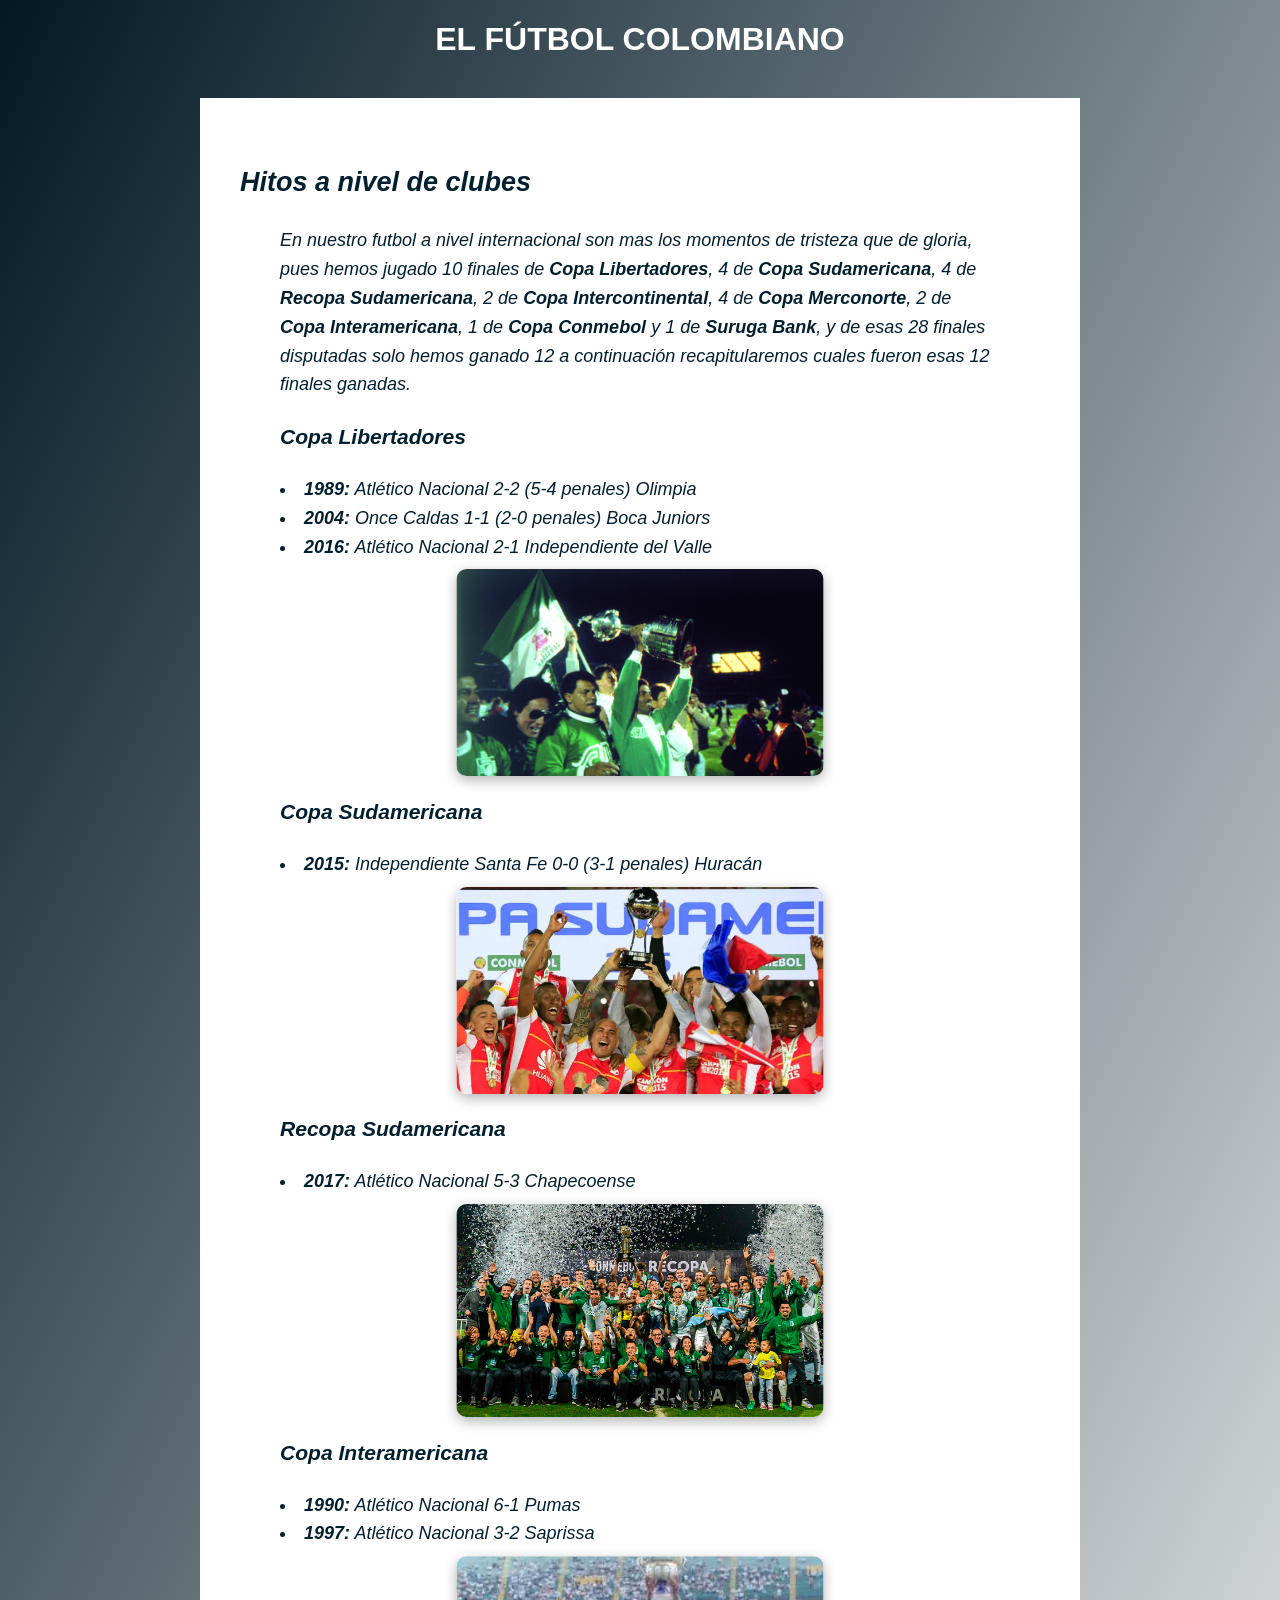
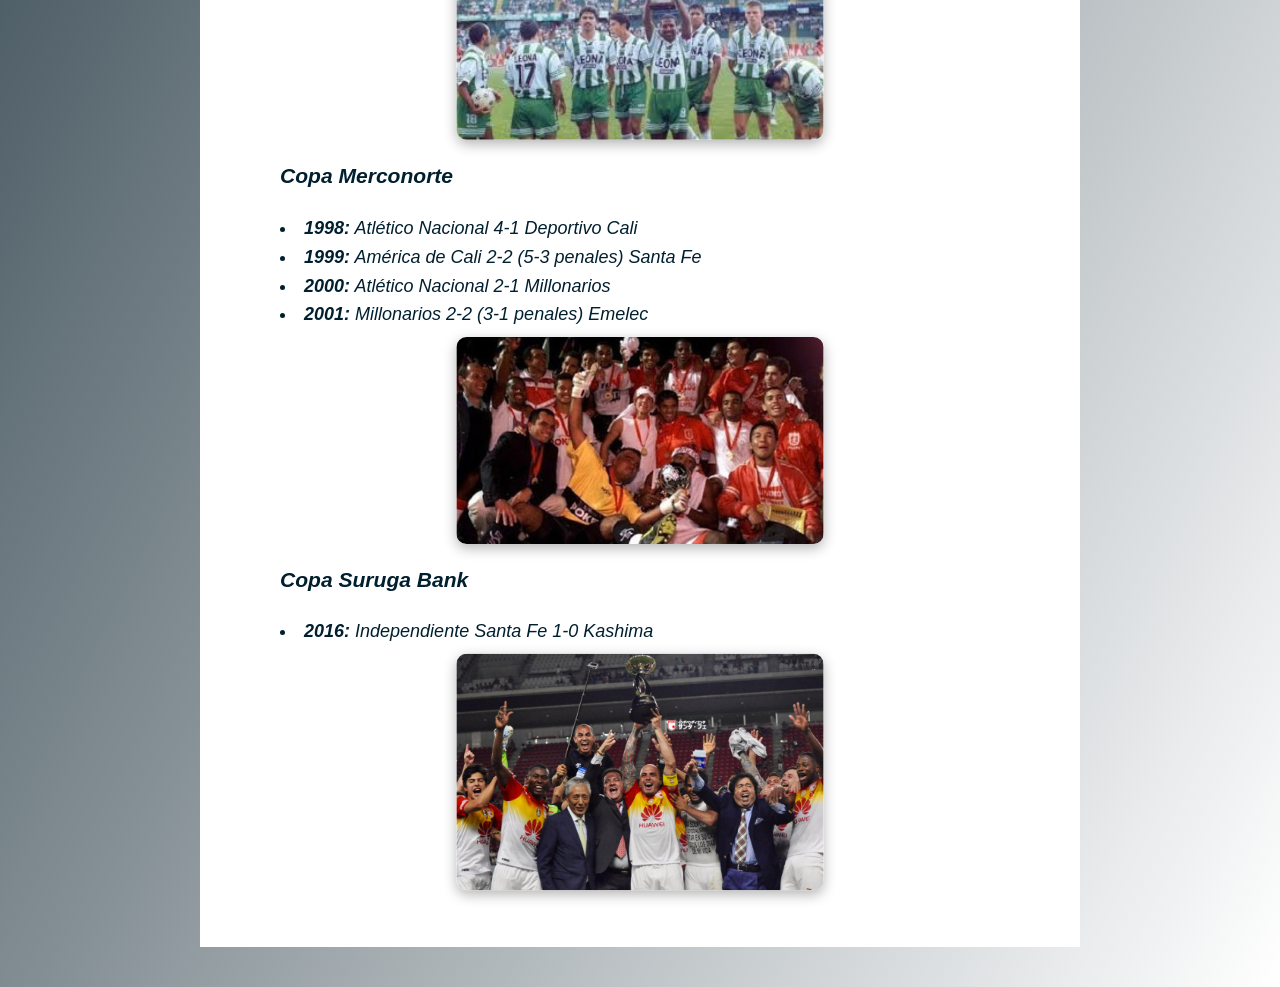
<file: Ejercicio semana 2/_HTML/hitos clubes.html>
<!DOCTYPE html>
<html lang="es">
<head>
  <meta charset="UTF-8">
  <title>futbol colombiano</title>
  <link rel="stylesheet" href="../_CSS/style.css">
</head>
<body>

  <header>
    <h1>EL FÚTBOL COLOMBIANO</h1>
  </header>

  <nav>
    
  </nav>


<section>
    <h2>Hitos a nivel de clubes</h2>
    <blockquote><p>En nuestro futbol a nivel internacional son mas los momentos de tristeza que de gloria, pues hemos jugado 10 finales de <b>Copa Libertadores</b>, 4 de <b>Copa Sudamericana</b>, 4 de <b>Recopa Sudamericana</b>, 2 de <b>Copa Intercontinental</b>, 4 de <b>Copa Merconorte</b>, 2 de <b>Copa Interamericana</b>, 1 de <b>Copa Conmebol</b> y 1 de <b>Suruga Bank</b>, y de esas 28 finales disputadas solo hemos ganado 12 a continuación recapitularemos cuales fueron esas 12 finales ganadas.
      </p></blockquote>
      
      <blockquote>
        <h3>Copa Libertadores</h3>
        <li><b>1989:</b> Atlético Nacional 2-2 (5-4 penales) Olimpia</li>
        <li><b>2004:</b> Once Caldas 1-1 (2-0 penales) Boca Juniors</li>
        <li><b>2016:</b> Atlético Nacional 2-1 Independiente del Valle</li>
        <img src="../_img/2.png" alt="Atlético Nacional campeón 1989" width="50%">
      </blockquote>
      <blockquote>
        <h3>Copa Sudamericana</h3>
        <li><b>2015:</b> Independiente Santa Fe 0-0 (3-1 penales) Huracán</li>
        <img src="../_img/3.webp" alt="Santa Fe campeón Sudamericana 2015" width="50%">
      </blockquote>
      <blockquote>
        <h3>Recopa Sudamericana</h3>
        <li><b>2017:</b> Atlético Nacional 5-3 Chapecoense</li>
        <img src="../_img/4.jpg" alt="Atlético Nacional campeón Recopa 2017" width="50%">
      </blockquote>
      <blockquote>
        <h3>Copa Interamericana</h3>
        <li><b>1990:</b> Atlético Nacional 6-1 Pumas</li>
        <li><b>1997:</b> Atlético Nacional 3-2 Saprissa</li>
        <img src="../_img/5.jpg" alt="Atlético Nacional campeón Interamericana 1990" width="50%">
      </blockquote>
      <blockquote>
        <h3>Copa Merconorte</h3>
        <li><b>1998:</b> Atlético Nacional 4-1 Deportivo Cali</li>
        <li><b>1999:</b> América de Cali 2-2 (5-3 penales) Santa Fe</li>
        <li><b>2000:</b> Atlético Nacional 2-1 Millonarios</li>
        <li><b>2001:</b> Millonarios 2-2 (3-1 penales) Emelec</li>
        <img src="../_img/6.jpg" alt="Santa Fe campeón Merconorte 1999" width="50%">
      </blockquote>
      <blockquote>
        <h3>Copa Suruga Bank</h3>
        <li><b>2016:</b> Independiente Santa Fe 1-0 Kashima</li>
        <img src="../_img/7.jpg" alt="Independiente Santa Fe campeón Suruga Bank 2016" width="50%">

      </blockquote>
      
</section>
  <aside>
    <!-- Contenido adicional o complementario -->
  </aside>

  <footer>
    <!-- Contenido del pie de página -->
  </footer>

</body>
</html>
</file>
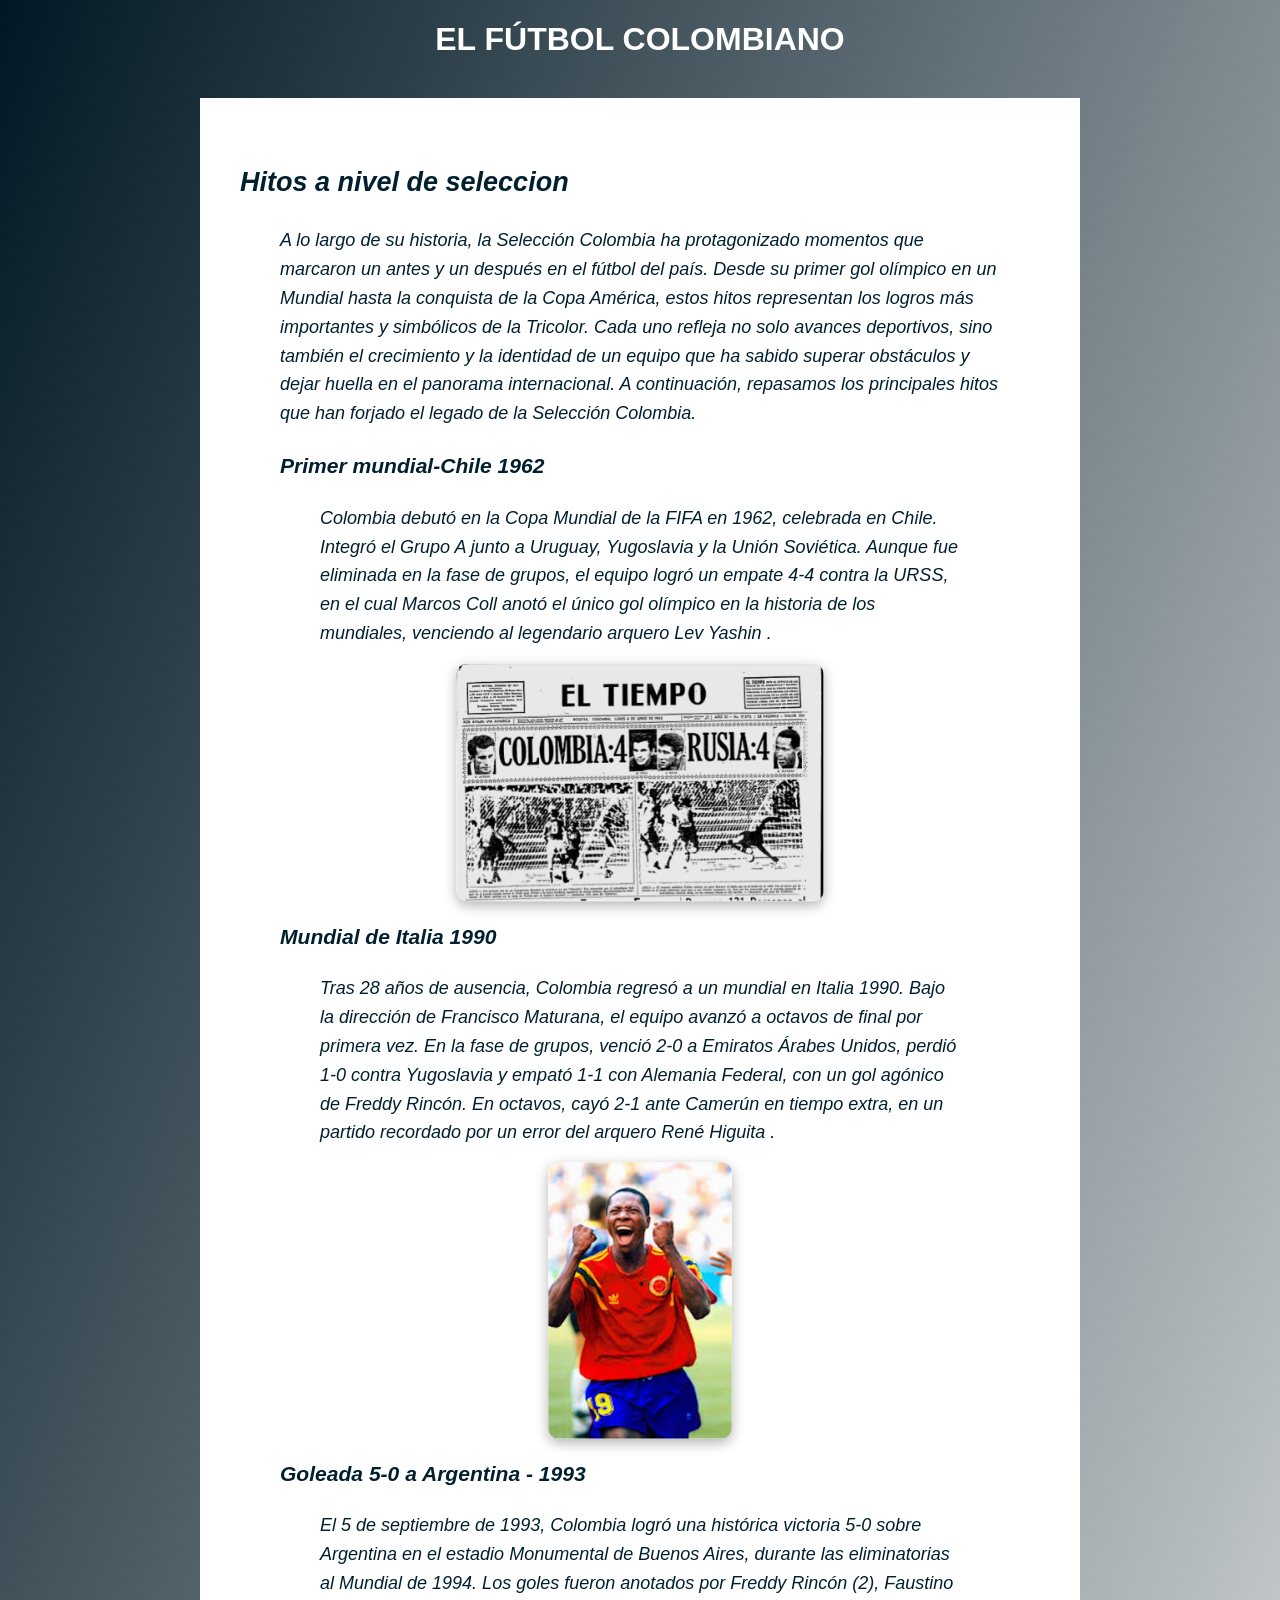
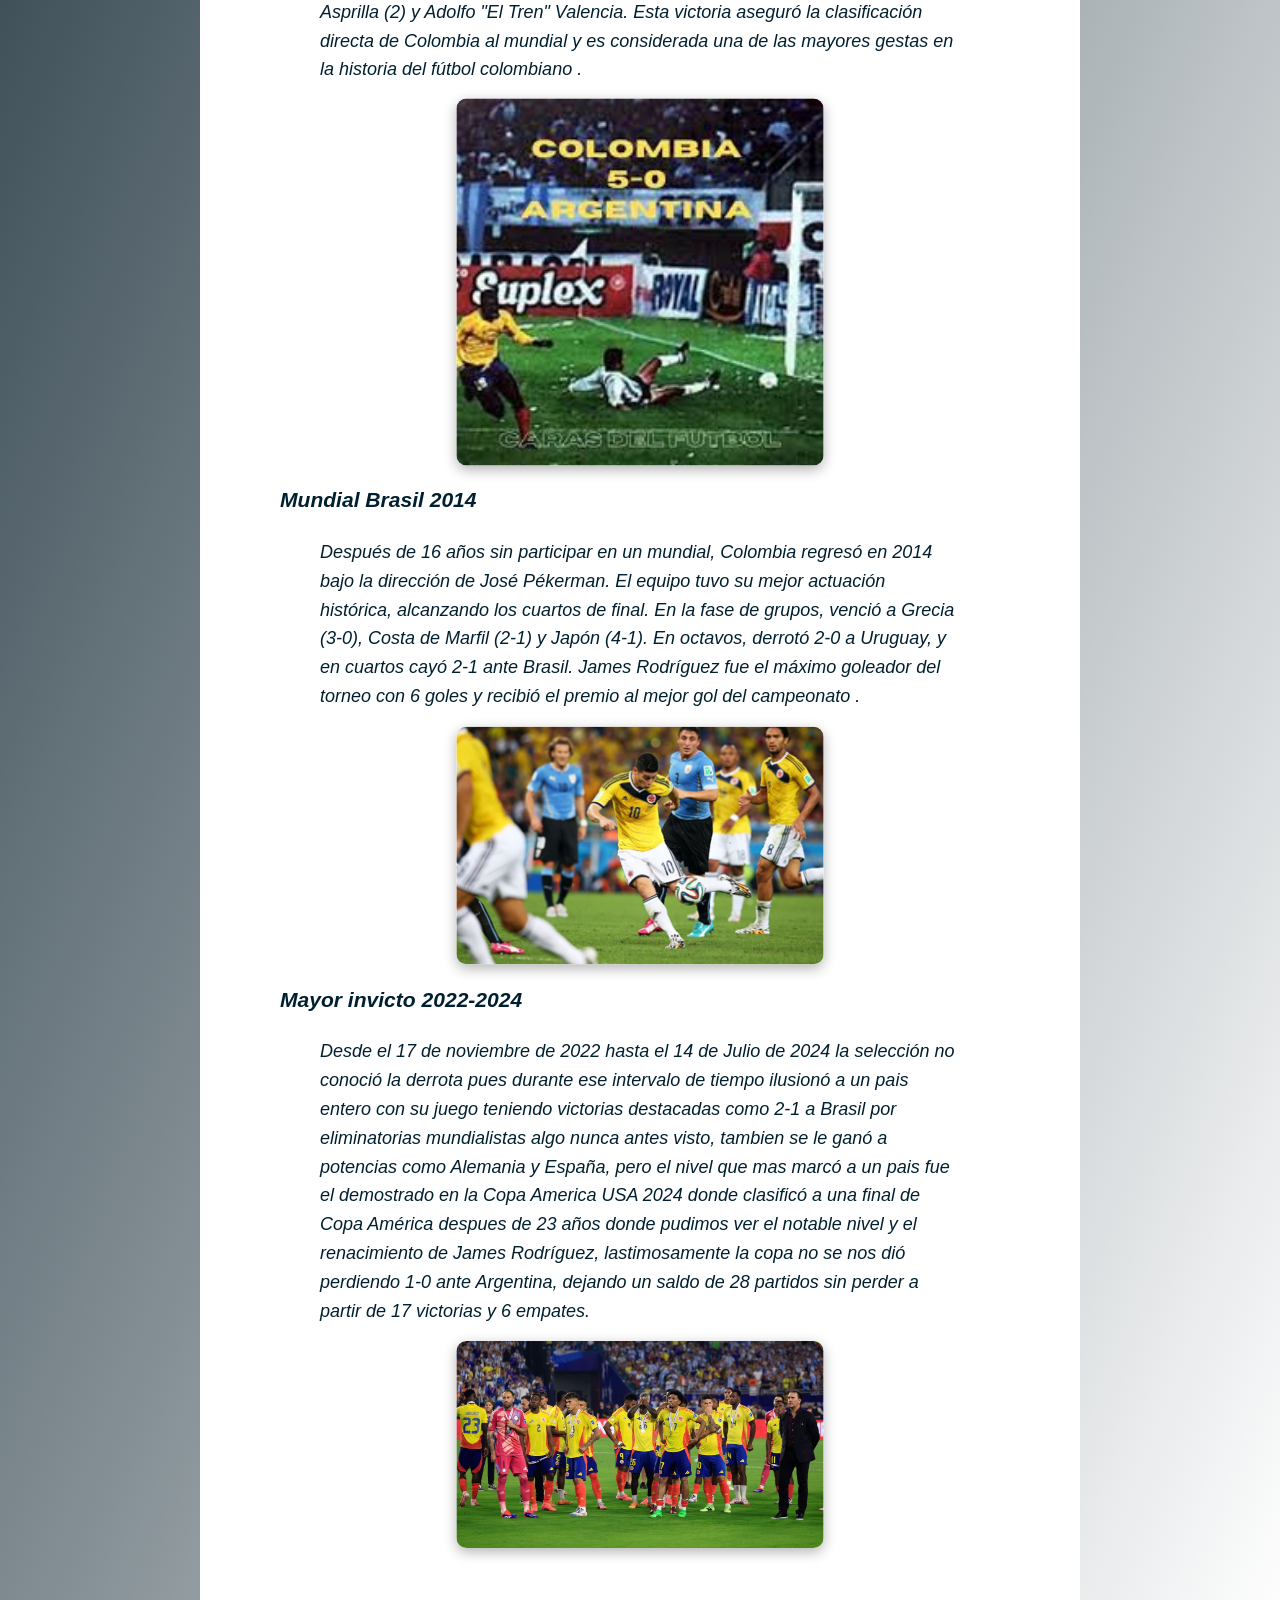
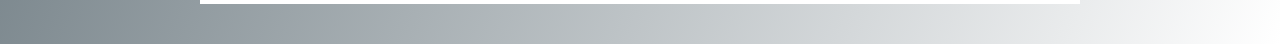
<file: Ejercicio semana 2/_HTML/hitos seleccion.html>
<!DOCTYPE html>
<html lang="es">
<head>
  <meta charset="UTF-8">
  <title>futbol colombiano</title>
  <link rel="stylesheet" href="../_CSS/style.css">
</head>
<body>

  <header>
    <h1>EL FÚTBOL COLOMBIANO</h1>
  </header>

  <nav>
    
  </nav>


<section>
    <h2>Hitos a nivel de seleccion</h2>
    <blockquote><p>A lo largo de su historia, la Selección Colombia ha protagonizado momentos que marcaron un antes y un después en el fútbol del país. Desde su primer gol olímpico en un Mundial hasta la conquista de la Copa América, estos hitos representan los logros más importantes y simbólicos de la Tricolor. Cada uno refleja no solo avances deportivos, sino también el crecimiento y la identidad de un equipo que ha sabido superar obstáculos y dejar huella en el panorama internacional. A continuación, repasamos los principales hitos que han forjado el legado de la Selección Colombia.
      </p></blockquote>

      
      <blockquote>
        <h3>Primer mundial-Chile 1962</h3>
        <blockquote><p>Colombia debutó en la Copa Mundial de la FIFA en 1962, celebrada en Chile. Integró el Grupo A junto a Uruguay, Yugoslavia y la Unión Soviética. Aunque fue eliminada en la fase de grupos, el equipo logró un empate 4-4 contra la URSS, en el cual Marcos Coll anotó el único gol olímpico en la historia de los mundiales, venciendo al legendario arquero Lev Yashin .
         
        </p></blockquote>
       <img src="../_img/9.jpg" alt="Colombia Empata a Rusia con gol olimpico incluido" width="50%">
      </blockquote>
      <blockquote>
        <h3>Mundial de Italia 1990</h3>
        <blockquote><p>Tras 28 años de ausencia, Colombia regresó a un mundial en Italia 1990. Bajo la dirección de Francisco Maturana, el equipo avanzó a octavos de final por primera vez. En la fase de grupos, venció 2-0 a Emiratos Árabes Unidos, perdió 1-0 contra Yugoslavia y empató 1-1 con Alemania Federal, con un gol agónico de Freddy Rincón. En octavos, cayó 2-1 ante Camerún en tiempo extra, en un partido recordado por un error del arquero René Higuita .

        </p></blockquote>
        <img src="../_img/10.avif" alt="Santa Fe campeón Sudamericana 2015" width="25%">
      </blockquote>
      <blockquote>
        <h3>Goleada 5-0 a Argentina - 1993</h3>
        <blockquote><p>El 5 de septiembre de 1993, Colombia logró una histórica victoria 5-0 sobre Argentina en el estadio Monumental de Buenos Aires, durante las eliminatorias al Mundial de 1994. Los goles fueron anotados por Freddy Rincón (2), Faustino Asprilla (2) y Adolfo "El Tren" Valencia. Esta victoria aseguró la clasificación directa de Colombia al mundial y es considerada una de las mayores gestas en la historia del fútbol colombiano .

        </p></blockquote>
        <img src="../_img/11.jpg" alt="Atlético Nacional campeón Recopa 2017" width="50%">
      </blockquote>
      <blockquote>
        <h3>Mundial Brasil 2014</h3>
        <blockquote><p>Después de 16 años sin participar en un mundial, Colombia regresó en 2014 bajo la dirección de José Pékerman. El equipo tuvo su mejor actuación histórica, alcanzando los cuartos de final. En la fase de grupos, venció a Grecia (3-0), Costa de Marfil (2-1) y Japón (4-1). En octavos, derrotó 2-0 a Uruguay, y en cuartos cayó 2-1 ante Brasil. James Rodríguez fue el máximo goleador del torneo con 6 goles y recibió el premio al mejor gol del campeonato .

        </p></blockquote>
        <img src="../_img/13.jpg" alt="Atlético Nacional campeón Interamericana 1990" width="50%">
      </blockquote>
      <blockquote>
        <h3>Mayor invicto 2022-2024</h3>
       <blockquote><p>Desde el 17 de noviembre de 2022 hasta el 14 de Julio de 2024 la selección no conoció la derrota pues durante ese intervalo de tiempo ilusionó a un pais entero con su juego teniendo victorias destacadas como 2-1 a Brasil por eliminatorias mundialistas algo nunca antes visto, tambien se le ganó a potencias como Alemania y España, pero el nivel que mas marcó a un pais fue el demostrado en la Copa America USA 2024 donde clasificó a una final de Copa América despues de 23 años donde pudimos ver el notable nivel y el renacimiento de James Rodríguez,
        lastimosamente la copa no se nos dió perdiendo 1-0 ante Argentina, dejando un saldo de 28 partidos sin perder a partir de 17 victorias y 6 empates.
       </p></blockquote>
        <img src="../_img/14.jpg" alt="Santa Fe campeón Merconorte 1999" width="50%">
      
</section>
  <aside>
    <!-- Contenido adicional o complementario -->
  </aside>

  <footer>
    <!-- Contenido del pie de página -->
  </footer>

</body>
</html>
</file>
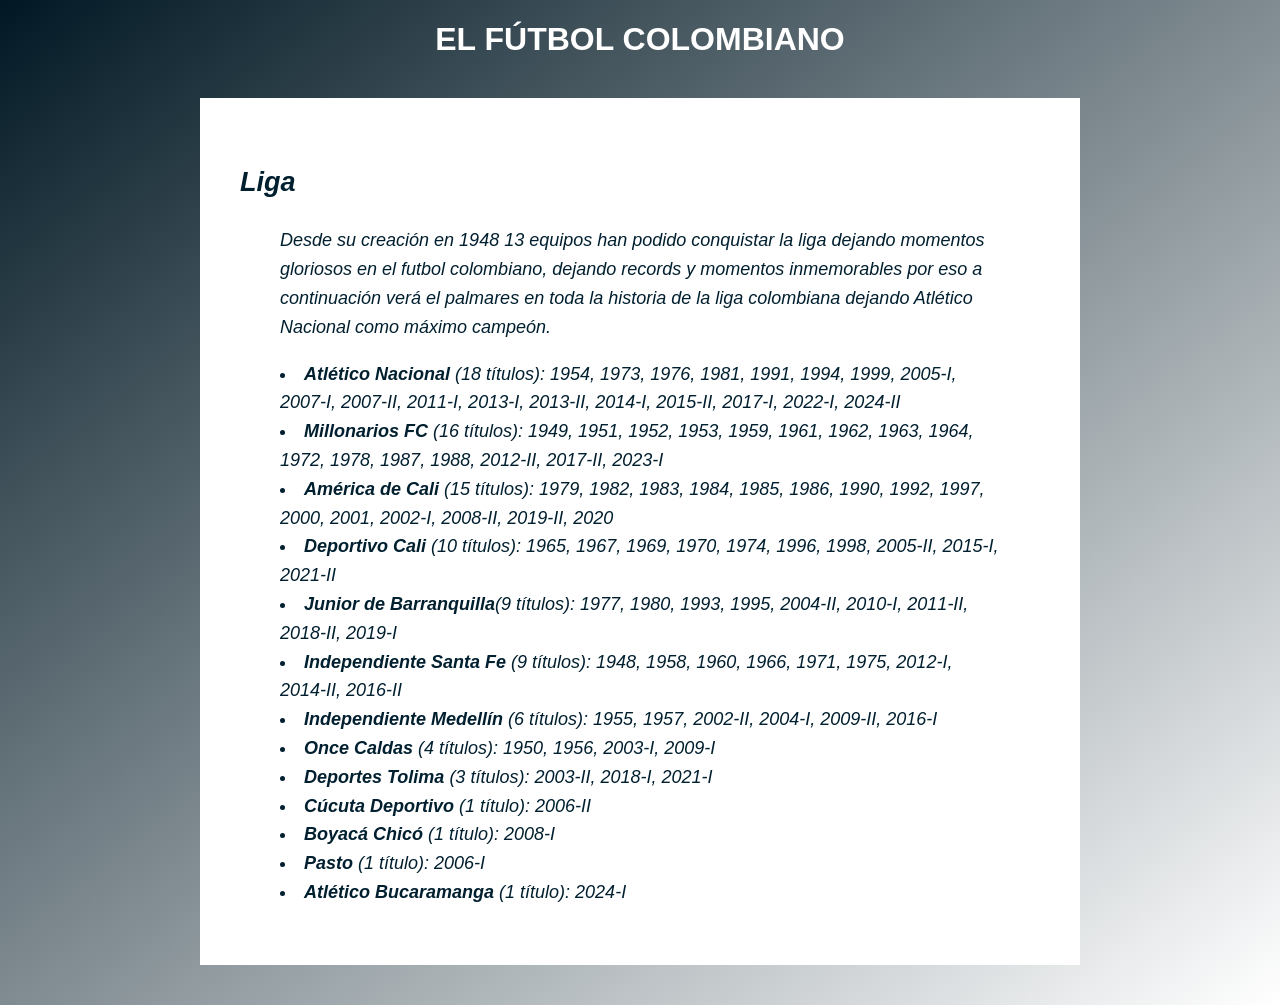
<file: Ejercicio semana 2/_HTML/liga.html>
<!DOCTYPE html>
<html lang="es">
<head>
  <meta charset="UTF-8">
  <title>futbol colombiano</title>
  <link rel="stylesheet" href="../_CSS/style.css">
</head>
<body>

  <header>
    <h1>EL FÚTBOL COLOMBIANO</h1>
  </header>
  <section>
    <h2>Liga</h2>
    <blockquote><p>Desde su creación en 1948 13 equipos han podido conquistar la liga dejando momentos gloriosos en el futbol colombiano, dejando records y momentos inmemorables por eso a continuación verá el palmares en toda la historia de la liga colombiana dejando Atlético Nacional como máximo campeón.
        <li><b>Atlético Nacional </b> (18 títulos): 1954, 1973, 1976, 1981, 1991, 1994, 1999, 2005-I, 2007-I, 2007-II, 2011-I, 2013-I, 2013-II, 2014-I, 2015-II, 2017-I, 2022-I, 2024-II</li>
        <li><b>Millonarios FC</b> (16 títulos): 1949, 1951, 1952, 1953, 1959, 1961, 1962, 1963, 1964, 1972, 1978, 1987, 1988, 2012-II, 2017-II, 2023-I</li>
        <li><b>América de Cali</b> (15 títulos): 1979, 1982, 1983, 1984, 1985, 1986, 1990, 1992, 1997, 2000, 2001, 2002-I, 2008-II, 2019-II, 2020</li>
        <li><b>Deportivo Cali</b> (10 títulos): 1965, 1967, 1969, 1970, 1974, 1996, 1998, 2005-II, 2015-I, 2021-II</li>
        <li><b>Junior de Barranquilla</b>(9 títulos): 1977, 1980, 1993, 1995, 2004-II, 2010-I, 2011-II, 2018-II, 2019-I</li>
        <li><b>Independiente Santa Fe</b> (9 títulos): 1948, 1958, 1960, 1966, 1971, 1975, 2012-I, 2014-II, 2016-II</li>
        <li><b>Independiente Medellín</b> (6 títulos): 1955, 1957, 2002-II, 2004-I, 2009-II, 2016-I</li>
        <li><b>Once Caldas</b> (4 títulos): 1950, 1956, 2003-I, 2009-I</li>
        <li><b>Deportes Tolima</b> (3 títulos): 2003-II, 2018-I, 2021-I</li>
        <li><b>Cúcuta Deportivo</b> (1 título): 2006-II</li>
        <li><b>Boyacá Chicó</b> (1 título): 2008-I</li>
        <li><b> Pasto</b> (1 título): 2006-I</li>
        <li><b>Atlético Bucaramanga</b> (1 título): 2024-I</li>
     
    </p></blockquote>
    </section>

      
</section>
  <aside>
    <!-- Contenido adicional o complementario -->
  </aside>

  <footer>
    <!-- Contenido del pie de página -->
  </footer>

</body>
</html>
</file>
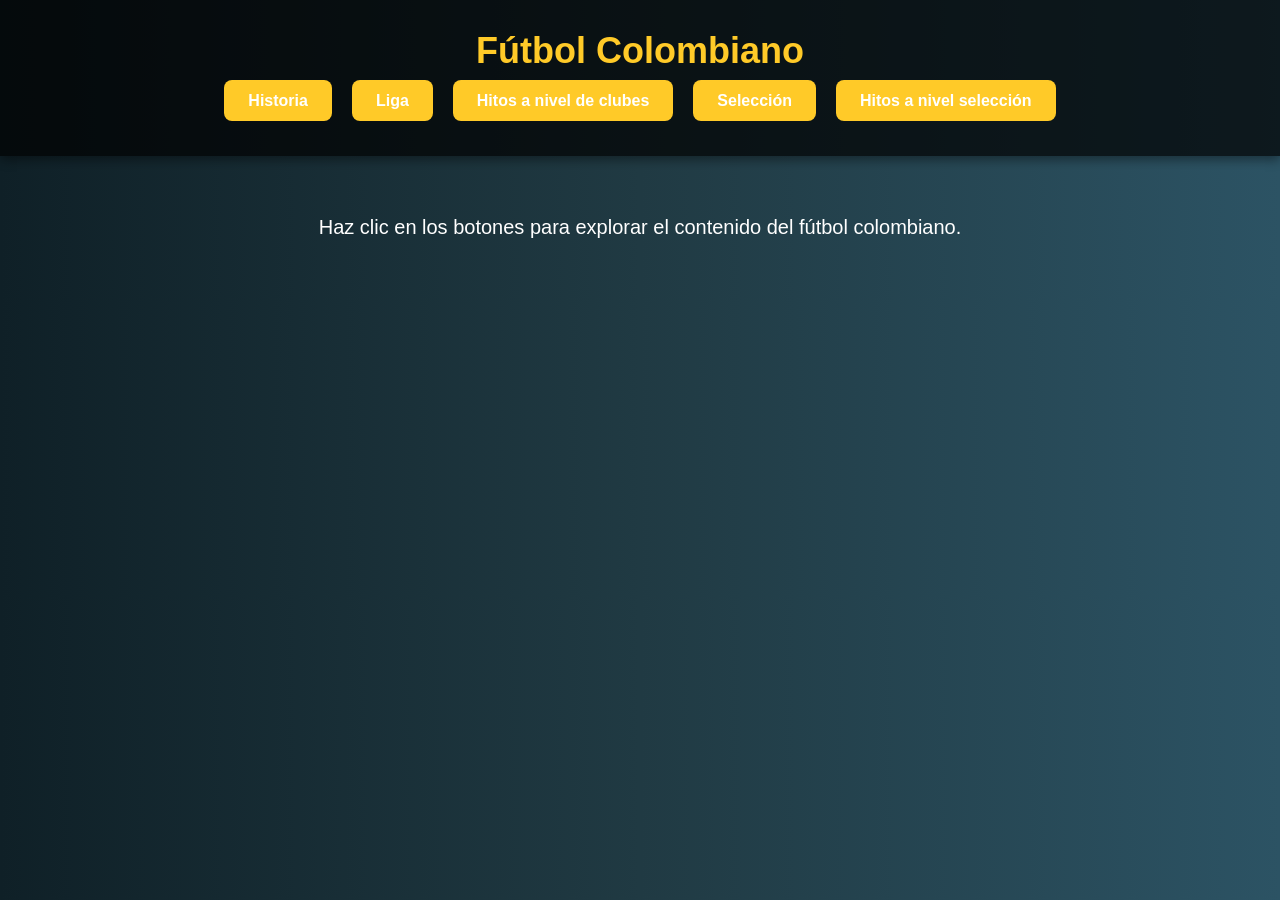
<file: Ejercicio semana 2/_HTML/Menú.html>
<!DOCTYPE html>
<html lang="es">
<head>
  <meta charset="UTF-8">
  <title>Menú del Fútbol Colombiano</title>
  <link rel="stylesheet" href="../_CSS/style1.css">
</head>
<body>

  <header>
    <h1>Fútbol Colombiano</h1>
    <nav>
      <ul class="menu">
        <li><a href="historia.html">Historia</a></li>
        <li><a href="liga.html">Liga</a></li>
        <li><a href="hitos clubes.html">Hitos a nivel de clubes</a></li>
        <li><a href="seleccion.html">Selección</a></li>
        <li><a href="hitos seleccion.html">Hitos a nivel selección</a></li>
      </ul>
    </nav>
  </header>

  <main>
    <p>Haz clic en los botones para explorar el contenido del fútbol colombiano.</p>
  </main>

</body>
</html>
</file>
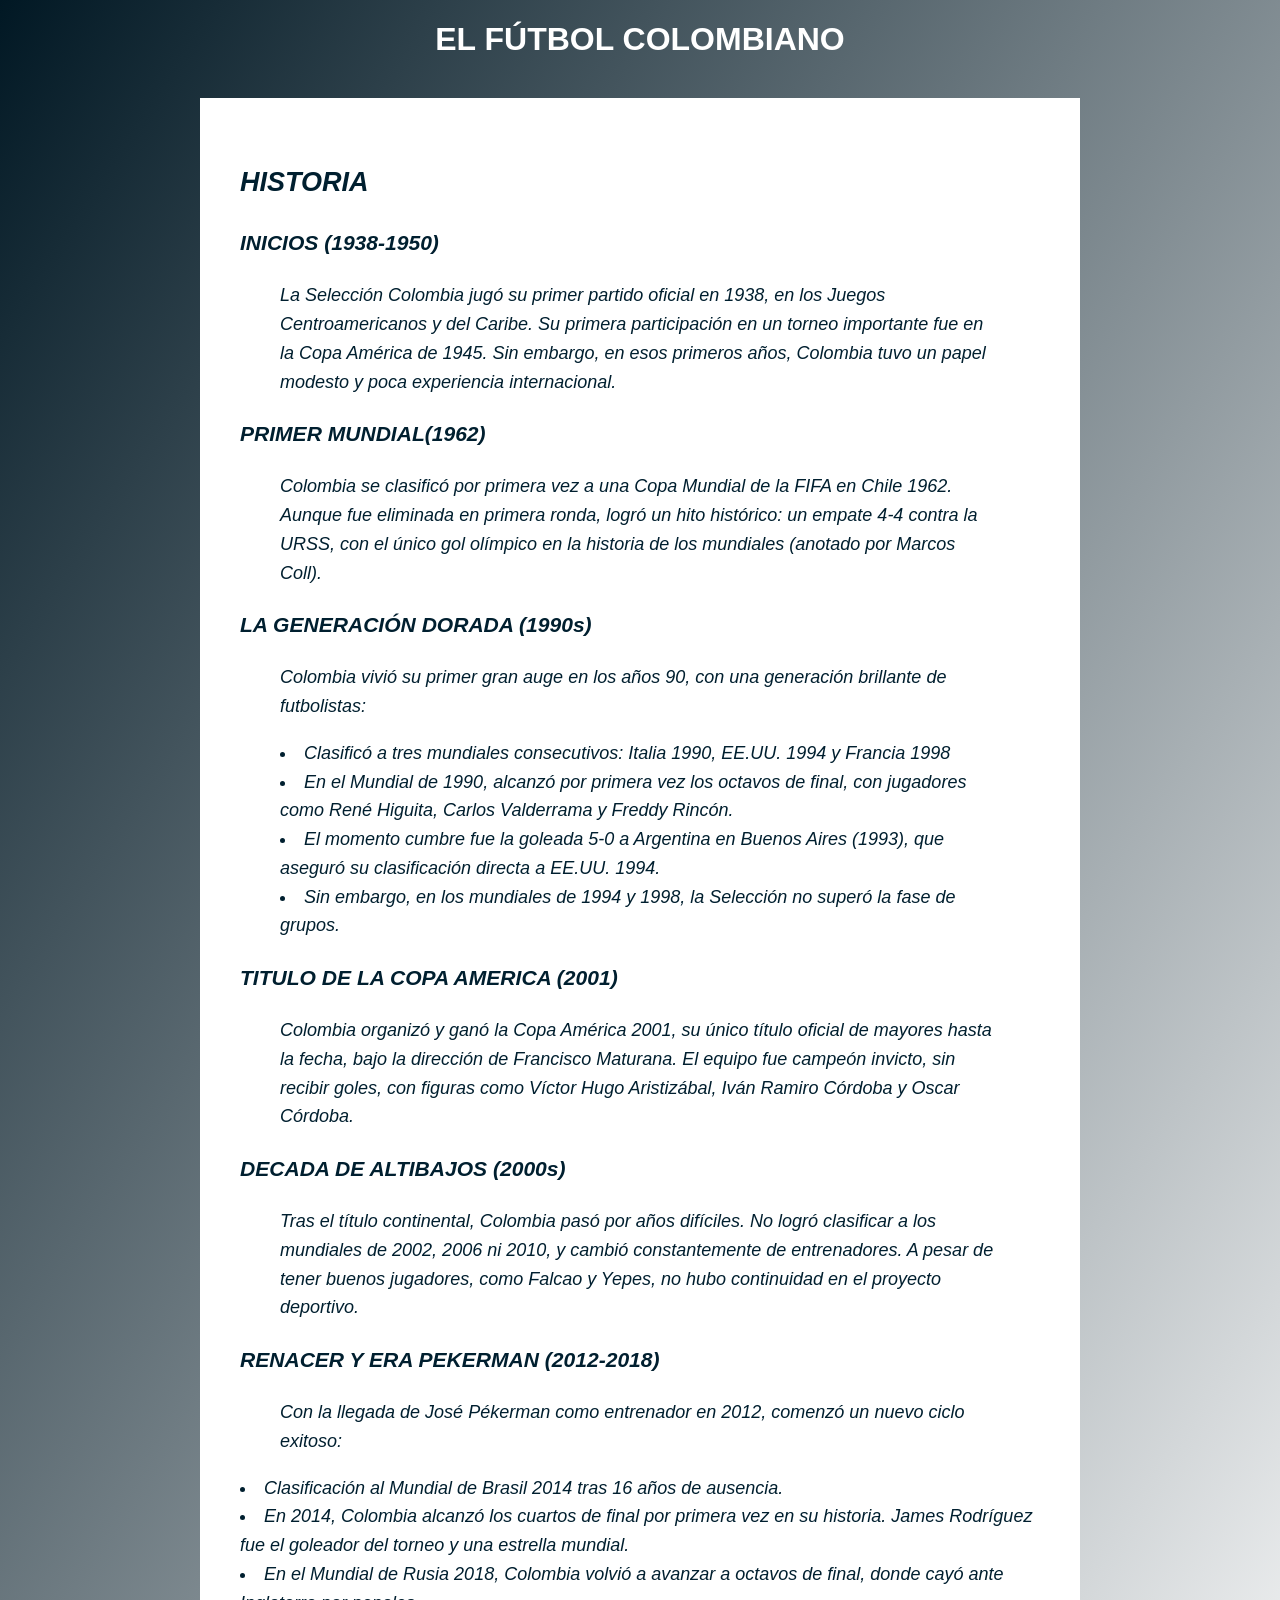
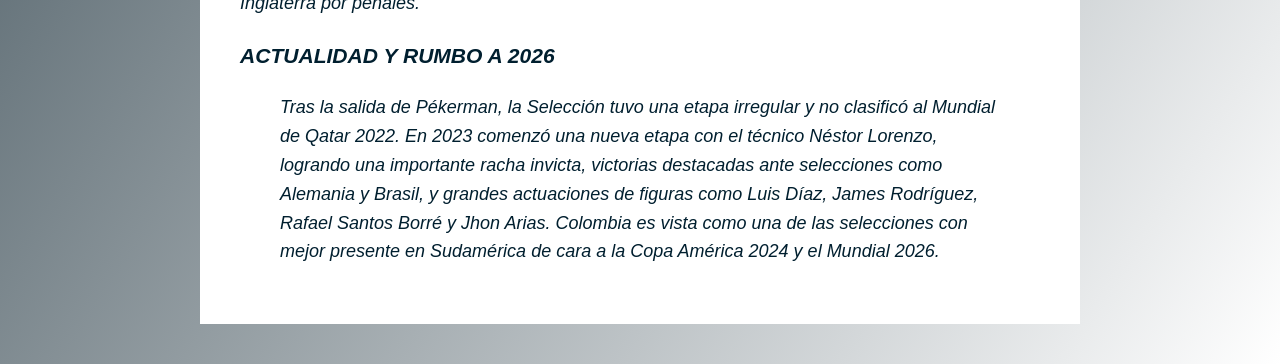
<file: Ejercicio semana 2/_HTML/seleccion.html>
<!DOCTYPE html>
<html lang="es">
<head>
  <meta charset="UTF-8">
  <title>futbol colombiano</title>
  <link rel="stylesheet" href="../_CSS/style.css">
</head>
<body>

  <header>
    <h1>EL FÚTBOL COLOMBIANO</h1>
  </header>

  <nav>
    
  </nav>

  <section>
   <h2>HISTORIA</h2>
    <h3>INICIOS <b>(1938-1950)</b></h3>
    <blockquote><p> La Selección Colombia jugó su primer partido oficial en 1938, en los Juegos Centroamericanos y del Caribe. Su primera participación en un torneo importante fue en la Copa América de 1945. Sin embargo, en esos primeros años, Colombia tuvo un papel modesto y poca experiencia internacional.</p>
     </blockquote>
     <h3>PRIMER MUNDIAL<b>(1962)</b></h3>
     <blockquote><p>Colombia se clasificó por primera vez a una Copa Mundial de la FIFA en Chile 1962. Aunque fue eliminada en primera ronda, logró un hito histórico: un empate 4-4 contra la URSS, con el único gol olímpico en la historia de los mundiales (anotado por Marcos Coll).</p></blockquote>
     <h3>LA GENERACIÓN DORADA <b>(1990s)</b></h3>
     <blockquote><p>Colombia vivió su primer gran auge en los años 90, con una generación brillante de futbolistas:
        <li>Clasificó a tres mundiales consecutivos: Italia 1990, EE.UU. 1994 y Francia 1998</li>
        <li>En el Mundial de 1990, alcanzó por primera vez los octavos de final, con jugadores como René Higuita, Carlos Valderrama y Freddy Rincón.</li>
        <li>El momento cumbre fue la goleada 5-0 a Argentina en Buenos Aires (1993), que aseguró su clasificación directa a EE.UU. 1994.</li>
        <li>Sin embargo, en los mundiales de 1994 y 1998, la Selección no superó la fase de grupos.</li>
     </p></blockquote>
     <h3>TITULO DE LA COPA AMERICA <b>(2001)</b></h3>
     <blockquote><p>Colombia organizó y ganó la Copa América 2001, su único título oficial de mayores hasta la fecha, bajo la dirección de Francisco Maturana. El equipo fue campeón invicto, sin recibir goles, con figuras como Víctor Hugo Aristizábal, Iván Ramiro Córdoba y Oscar Córdoba.</p></blockquote>
     <h3>DECADA DE ALTIBAJOS <b>(2000s)</b></h3>
     <blockquote><p>Tras el título continental, Colombia pasó por años difíciles. No logró clasificar a los mundiales de 2002, 2006 ni 2010, y cambió constantemente de entrenadores. A pesar de tener buenos jugadores, como Falcao y Yepes, no hubo continuidad en el proyecto deportivo.
     </p></blockquote>
     <h3>RENACER Y ERA PEKERMAN <b>(2012-2018)</b></h3>
     <blockquote><p>Con la llegada de José Pékerman como entrenador en 2012, comenzó un nuevo ciclo exitoso:</p></blockquote>
        <li>Clasificación al Mundial de Brasil 2014 tras 16 años de ausencia.</li>
        <li>En 2014, Colombia alcanzó los cuartos de final por primera vez en su historia. James Rodríguez fue el goleador del torneo y una estrella mundial.</li>
        <li>En el Mundial de Rusia 2018, Colombia volvió a avanzar a octavos de final, donde cayó ante Inglaterra por penales.</li>
     <h3>ACTUALIDAD Y RUMBO A 2026</h3>
     <blockquote><p>Tras la salida de Pékerman, la Selección tuvo una etapa irregular y no clasificó al Mundial de Qatar 2022. En 2023 comenzó una nueva etapa con el técnico Néstor Lorenzo, logrando una importante racha invicta, victorias destacadas ante selecciones como Alemania y Brasil, y grandes actuaciones de figuras como Luis Díaz, James Rodríguez, Rafael Santos Borré y Jhon Arias.

        Colombia es vista como una de las selecciones con mejor presente en Sudamérica de cara a la Copa América 2024 y el Mundial 2026.
        
        </p></blockquote>
  </section>
  
 
  <aside>
    <!-- Contenido adicional o complementario -->
  </aside>

  <footer>
    <!-- Contenido del pie de página -->
  </footer>

</body>
</html>
</file>
<file: _CSS/style1.css>
body {
        font-family: Arial, sans-serif;
        margin: 0;
        padding: 0;
        background-color: #f9f9f9;
        color: #333;
    }

    header, footer {
        background-color: #004080;
        color: white;
        text-align: center;
        padding: 1em;
    }

    main {
        padding: 20px;
        max-width: 1000px;
        margin: auto;
    }

    h1 {
        color: #004080;
        border-bottom: 2px solid #ccc;
        padding-bottom: 5px;
    }

    h2 p {
        font-size: 1.2em;
        font-weight: bold;
    }

    nav {
        background-color: #e6f0ff;
        padding: 10px;
        margin-bottom: 20px;
        border-radius: 5px;
        text-align: center;
    }

    nav a {
        margin: 0 10px;
        text-decoration: none;
        color: #004080;
        font-weight: bold;
    }

    nav a:hover {
        text-decoration: underline;
    }

    section {
        margin-bottom: 20px;
        background-color: white;
        padding: 15px;
        border-radius: 5px;
        box-shadow: 0 0 5px rgba(0,0,0,0.1);
    }

    section h1 {
        font-size: 1.5em;
        color: #0066cc;
    }

    p {
        line-height: 1.6;
    }

    a[href*="glosario2.html"] {
        display: block;
        margin-top: 30px;
        text-align: center;
        font-weight: bold;
        color: #ffffff;
        background-color: #004080;
        padding: 10px;
        border-radius: 5px;
        text-decoration: none;
        width: fit-content;
        margin-left: auto;
        margin-right: auto;
    }

    a[href*="glosario2.html"]:hover {
        background-color: #003060;
    }
</file>
<file: Ejercicio semana 2/_CSS/wlcome.css>
body {
    margin: 0;
    padding: 0;
    font-family: 'Segoe UI', sans-serif;
    background: url('../_img/colombia.webp') no-repeat center center fixed;
    background-size: cover;
    height: 100vh;
    display: flex;
    align-items: center;
    justify-content: center;
    position: relative;
  }
  
  /* Filtro oscuro encima del fondo */
  .overlay {
    position: absolute;
    top: 0;
    left: 0;
    width: 100%;
    height: 100%;
    background-color: rgba(0,0,0,0.6); /* Oscurece el fondo */
    display: flex;
    justify-content: center;
    align-items: center;
  }
  
  .contenido {
    text-align: center;
    color: white;
    max-width: 600px;
    padding: 40px;
    background-color: rgba(0, 0, 0, 0.4);
    border-radius: 20px;
    backdrop-filter: blur(5px);
  }
  
  h1 {
    font-size: 36px;
    margin-bottom: 20px;
  }
  
  p {
    font-size: 20px;
    margin-bottom: 30px;
  }
  
  .btn {
    display: inline-block;
    padding: 15px 30px;
    background-color: #ffca28;
    color: #ffffff;
    font-weight: bold;
    text-decoration: none;
    border-radius: 8px;
    transition: background-color 0.3s ease;
  }
  
  .btn:hover {
    background-color: #ffc107;
  }
</file>
<file: Ejercicio semana 3/_CSS/styles.css>
.tableone{
    table,th,td{
        border: 1px solid black;
        border-collapse: collapse;
        
    }
}

.tabletwo{
    
        table,th,td{
            border: 1px solid black;
            border-collapse: collapse;
            text-align: center;
            
        }
    }
    

img{
    width: 100px;
    height: auto;
}

html{
    text-align: center;
}

table{
    margin: auto;
}

.tablethree{
    table,th,td{
        border: 1px solid black;
        border-collapse: collapse;
        text-align: center;
        border-radius: 50px;
    }
}

.tablefour{
    table,th,td{
        border: 1px solid black;
        border-collapse: collapse;
        text-align: center;
       background-color: aqua;
    }
}
.tablefour:hover{
    
        background-color: rgb(24, 58, 47);
}

.tablefive{
   table,th,td{
    border: 1px solid black;
    border-collapse: collapse;
   
       
   }

}

.tablefive{
    th{
        overflow-y: auto;
        display: block;
        
    }
}

.tablesix{
    table,th,td{
        border-collapse: collapse;
        border: 1px solid black;
       border-radius: 8px;
       box-shadow: 4px 4px 10px rgba(0, 0, 0, 0.3);
           
       }
    

}

.tablenine{
    border-collapse: collapse;
    width: 60%;
    margin: auto;
    font-family: Arial;
}

.tablenine{
    th,td{
        background-color: #4CAF50;
        color: white;
        padding: 10px;
        border: 1px solid #ddd;
        padding: 8px;
    }
}
 
.tableten{
    tbody,th,td{
        background-color: #f0f2f5;
      font-family: 'Segoe UI', sans-serif;
      padding: 40px;
      background-color: #4a90e2;
      color: white;
      text-align: left;
      padding: 15px;
      font-size: 16px;
      padding: 14px 15px;
      border-bottom: 1px solid #ddd;
    }
}

.tableten:hover{
    
        background-color: #f5faff;
      text-align: center;
      padding: 14px 15px;
      border-bottom: 1px solid #ddd;
}

body {
    font-family: 'Segoe UI', Tahoma, Geneva, Verdana, sans-serif;
    background-color: #f4f4f4;
    color: #333;
    margin: 0;
    padding: 20px;
}

h1 {
    text-align: center;
    color: #2c3e50;
    margin-bottom: 30px;
}

h2 {
    color: #34495e;
    border-left: 6px solid #3498db;
    padding-left: 10px;
    margin-top: 40px;
}


section {
    background-color: #ffffff;
    padding: 20px;
    margin: 20px auto;
    max-width: 900px;
    border: 1px solid #ddd;
    border-radius: 8px;
}

table img {
    width: 60px;
    height: auto;
    border-radius: 5px;
}


.tablenine {
    width: 100%;
    border-collapse: collapse;
    margin-top: 15px;
}

.tablenine th,
.tablenine td {
    border: 1px solid #ccc;
    padding: 8px 12px;
    text-align: center;
}

.tablenine th {
    background-color: #8e44ad;
    color: white;
}

.tablenine tr:nth-child(even) {
    background-color: #f5eaf7;
}
</file>
<file: Ejercicio semana 4/_CSS/styles.css>
body{
    font-family: Tahoma, Geneva, Verdana, sans-serif ;
    max-width: 700px;
    margin: 0 auto;
    padding: 20px;
    background: linear-gradient(135deg, #3053f0 0%, #0e045b 100%);
    min-height: 100vh;
}

.container{
    background-color: white;
    padding: 40px;
    border-radius: 15px;
    box-shadow: 0 10px 30px rgba(0,0,0,0.2);
}

.progreso-formulario{
width: 100%;
height: 6px;
background-color: #e1e5e9;
border-radius: 3px;
margin-bottom: 30px;
overflow: hidden;
}

.barra-progeso{
 height: 100%;
 background: linear-gradient(90deg, #667eea, #764ba2);
 width: 0%;
 transition: width 0.5s ease;
 border-radius: 3px;
}

.form-group{
    margin-bottom: 25px;
    position: relative;
}

h1 {
    color: #333;
    text-align: center;
    margin-bottom: 30px;
    font-size: 2rem;
}

label {
    display: block;
    margin-bottom: 8px;
    font-weight: 600;
    color: #555;
    font-size: 0.95rem;
}

input,
select,
textarea{
    width: 100%;
    padding: 12px 15px;
    border: 2px solid #e1e5e9;
    border-radius: 8px;
    font-size: 16px;
    box-sizing: border-box;
    transition: all 0.3s ease;
}

input.valido,
select.valido,
textarea.valido {
    border-color: #28a745;
    background-color: #f8fff9;
}


input.invalido,
select.invalido,
textarea.invalido {
    border-color: #dc3545;
    background-color: #fff8f8
}
</file>
<file: Ejercicio Final/Dia_2/mini_proyecto_dia 2/_CSS/styles.css>
*{
    margin: 0;
    padding: 0;
    box-sizing: border-box;
}


body {
    font-family: 'Segoe UI', Tahoma, Geneva, Verdana, sans-serif;
    line-height: 1.6;
    color: #333;
    background: linear-gradient(to bottom, #0400ff, #0078e9);


}

.container {
    max-width: 1200px;
    margin: 0 auto;
    padding: 20px;
}


.section {
    background: rgba(255, 255, 255, 0.95);
    backdrop-filter: blur(10px);
    border-radius: 20px;
    padding: 60px 40px;
    box-shadow: 0 20px 40px rgba(0, 0, 0, 0.1);
    margin-bottom: 40px;
    transition: transform 0.3s ease;
}

.section:hover {
    transform: translateY(-5px);
}

.section {
    text-align: center;
    margin-bottom: 40px;
}

.name-tag {
    color: #667eea;
    font-size: 1.2rem;
    font-weight: 500;
    margin-bottom: 10px;
}

.title {
    font-size: 3rem;
    font-weight: 700;
    color: #2c3e50;
    margin-bottom: 15px;
    line-height: 1.2;
}

.subtitle {
    font-size: 1.8rem;
    color: #667eea;
    font-weight: 600;
    margin-bottom: 20px;
}

.description {
    font-size: 1.1rem;
    color: #666;
    max-width: 600px;
    margin: 0 auto 40px;
    line-height: 1.8;
}
</file>
<file: Ejercicio Semana 5/Dia_1/mini_proyecto_dia 1/_CSS/styles.css>
*{
    margin: 0;
    padding: 0;
    box-sizing: border-box;
}


body {
    font-family: 'Segoe UI', Tahoma, Geneva, Verdana, sans-serif;
    line-height: 1.6;
    color: #333;


}

.container {
    max-width: 1200px;
    margin: 0 auto;
    padding: 20px;
}

.header {
    text-align: center;
    margin-bottom: 50px;
    padding: 40px 0;
}

.profile-section {
    background: rgba(255, 255, 255, 0.95);
    backdrop-filter: blur(10px);
    border-radius: 20px;
    padding: 60px 40px;
    box-shadow: 0 20px 40px rgba(0, 0, 0, 0.1);
    margin-bottom: 40px;
    transition: transform 0.3s ease;
}

.profile-section:hover {
    transform: translateY(-5px);
}

.profile-header {
    text-align: center;
    margin-bottom: 40px;
}

.name-tag {
    color: #667eea;
    font-size: 1.2rem;
    font-weight: 500;
    margin-bottom: 10px;
}

.main-title {
    font-size: 3rem;
    font-weight: 700;
    color: #2c3e50;
    margin-bottom: 15px;
    line-height: 1.2;
}

.subtitle {
    font-size: 1.8rem;
    color: #667eea;
    font-weight: 600;
    margin-bottom: 20px;
}

.description {
    font-size: 1.1rem;
    color: #666;
    max-width: 600px;
    margin: 0 auto 40px;
    line-height: 1.8;
}

.cta-buttons {
    display: flex;
    justify-content: center;
    gap: 20px;
    margin-bottom: 50px;
}

.btn {
    padding: 15px 30px;
    border: none;
    border-radius: 50px;
    font-size: 1.1rem;
    font-weight: 600;
    cursor: pointer;
    transition: all 0.3s ease;
    text-decoration: none;
    display: inline-block;
}

.btn-primary {
    background: linear-gradient(45deg, #667eea, #764ba2);
    color: white;
}

.btn-primary:hover {
    transform: translateY(-2px);
    box-shadow: 0 10px 25px rgba(102, 126, 234, 0.3);
}

.btn-secondary {
    background: transparent;
    color: #667eea;
    border: 2px solid #667eea;
}

.btn-secondary:hover {
    background: #667eea;
    color: white;
    transform: translateY(-2px);
}

.about-section {
    background: rgba(255, 255, 255, 0.95);
    backdrop-filter: blur(10px);
    border-radius: 20px;
    padding: 50px 40px;
    box-shadow: 0 20px 40px rgba(0, 0, 0, 0.1);
    margin-bottom: 40px;
}

.section-title {
    font-size: 2.5rem;
    color: #2c3e50;
    text-align: center;
    margin-bottom: 30px;
    font-weight: 700;
}

.skills-grid {
    display: grid;
    grid-template-columns: repeat(auto-fit, minmax(250px, 1fr));
    gap: 30px;
    margin-top: 40px;
}

.skill-card {
    background: linear-gradient(135deg, #f5f7fa 0%, #c3cfe2 100%);
    border-radius: 15px;
    padding: 30px;
    text-align: center;
    transition: transform 0.3s ease;
}

.skill-card:hover {
    transform: translateY(-5px);
}

.skill-icon {
    font-size: 3rem;
    margin-bottom: 20px;
}

.skill-title {
    font-size: 1.3rem;
    font-weight: 600;
    color: #2c3e50;
    margin-bottom: 15px;
}

.skill-description {
    color: #666;
    line-height: 1.6;
}

.floating-elements {
    position: fixed;
    top: 0;
    left: 0;
    width: 100%;
    height: 100%;
    pointer-events: none;
    z-index: -1;
}

.floating-element {
    position: absolute;
    width: 100px;
    height: 100px;
    background: rgba(255, 255, 255, 0.1);
    border-radius: 50%;
    animation: float 6s ease-in-out infinite;
}

.floating-element:nth-child(1) {
    top: 10%;
    left: 10%;
    animation-delay: 0s;
}

.floating-element:nth-child(2) {
    top: 20%;
    right: 10%;
    animation-delay: 2s;
}

.floating-element:nth-child(3) {
    bottom: 10%;
    left: 20%;
    animation-delay: 4s;
}

@keyframes float {
    0%, 100% { transform: translateY(0px); }
    50% { transform: translateY(-20px); }
}

/* Responsive Design */
@media (max-width: 768px) {
    .container {
        padding: 10px;
    }

    .profile-section {
        padding: 40px 20px;
        margin-bottom: 20px;
    }

    .main-title {
        font-size: 2.2rem;
    }

    .subtitle {
        font-size: 1.4rem;
    }

    .description {
        font-size: 1rem;
    }

    .cta-buttons {
        flex-direction: column;
        align-items: center;
    }

    .btn {
        width: 100%;
        max-width: 300px;
    }

    .skills-grid {
        grid-template-columns: 1fr;
        gap: 20px;
    }

    .about-section {
        padding: 30px 20px;
    }

    .section-title {
        font-size: 2rem;
    }
}

@media (max-width: 480px) {
    .main-title {
        font-size: 1.8rem;
    }

    .subtitle {
        font-size: 1.2rem;
    }

    .profile-section {
        padding: 30px 15px;
    }

    .about-section {
        padding: 25px 15px;
    }

    .skill-card {
        padding: 20px;
    }
}
</file>
<file: _CSS/style2.css>
body {
            font-family: Arial, sans-serif;
            margin: 0;
            padding: 0;
            background-color: #f9f9f9;
            color: #333;
        }

        header, footer {
            background-color: #004080;
            color: white;
            text-align: center;
            padding: 1em;
        }

        main {
            padding: 20px;
            max-width: 1000px;
            margin: auto;
        }

        h1 {
            color: #004080;
            border-bottom: 2px solid #ccc;
            padding-bottom: 5px;
        }

        h2 p {
            font-size: 1.2em;
            font-weight: bold;
        }

        nav {
            background-color: #e6f0ff;
            padding: 10px;
            margin-bottom: 20px;
            border-radius: 5px;
            text-align: center;
        }

        nav a {
            margin: 0 10px;
            text-decoration: none;
            color: #004080;
            font-weight: bold;
        }

        nav a:hover {
            text-decoration: underline;
        }

        section {
            margin-bottom: 20px;
            background-color: white;
            padding: 15px;
            border-radius: 5px;
            box-shadow: 0 0 5px rgba(0,0,0,0.1);
        }

        section h1 {
            font-size: 1.5em;
            color: #0066cc;
        }

        p {
            line-height: 1.6;
        }

        a[href*="glosario2.html"],
        a[href*="index.html"] {
            display: block;
            margin-top: 30px;
            text-align: center;
            font-weight: bold;
            color: #ffffff;
            background-color: #004080;
            padding: 10px;
            border-radius: 5px;
            text-decoration: none;
            width: fit-content;
            margin-left: auto;
            margin-right: auto;
        }

        a[href*="glosario2.html"]:hover,
        a[href*="index.html"]:hover {
            background-color: #003060;
        }
</file>
<file: Ejercicio semana 2/_CSS/style.css>
body {
    margin: 0;
    background: linear-gradient(to bottom right,#011824, white);
    font-family: Arial, sans-serif;
  }


  section {
    background-color: white;
    color: #001f2f; /* texto azul oscuro */
    max-width: 800px;
    margin: 40px auto;
    padding: 40px;
    line-height: 1.6;
    font-style: italic;
    font-size: 18px;
  }


 h1 {
 text-align:center ;
 color:white ;
  }

  img{
    display: block;
  max-width: 90%;
  height: auto;
  margin: 10px auto;
  border-radius: 10px;
  box-shadow: 0 4px 12px rgba(0, 0, 0, 0.3);
  transition: transform 0.3s ease;
  }

  img{
    transform: scale(1.02);
  }
</file>
<file: Ejercicio semana 2/_CSS/style1.css>
body {
    margin: 0;
    font-family: 'Segoe UI', sans-serif;
    background: linear-gradient(to right, #0f2027, #203a43, #2c5364);
    color: white;
    text-align: center;
  }
  
  header {
    background-color: rgba(0, 0, 0, 0.7);
    padding: 30px 0;
    box-shadow: 0 4px 10px rgba(0,0,0,0.4);
  }
  
  h1 {
    margin: 0;
    font-size: 36px;
    color: #ffca28;
  }
  
  nav {
    margin-top: 20px;
  }
  
  .menu {
    list-style: none;
    padding: 0;
    display: flex;
    justify-content: center;
    gap: 20px;
    flex-wrap: wrap;
  }
  
  .menu li a {
    text-decoration: none;
    color: white;
    background-color: #ffca28;
    padding: 12px 24px;
    border-radius: 8px;
    font-weight: bold;
    transition: background-color 0.3s ease, color 0.3s ease;
  }
  
  .menu li a:hover {
    background-color: #ffc107;
    color: #000;
  }
  
  main {
    padding: 40px;
    font-size: 20px;
  }
</file>
